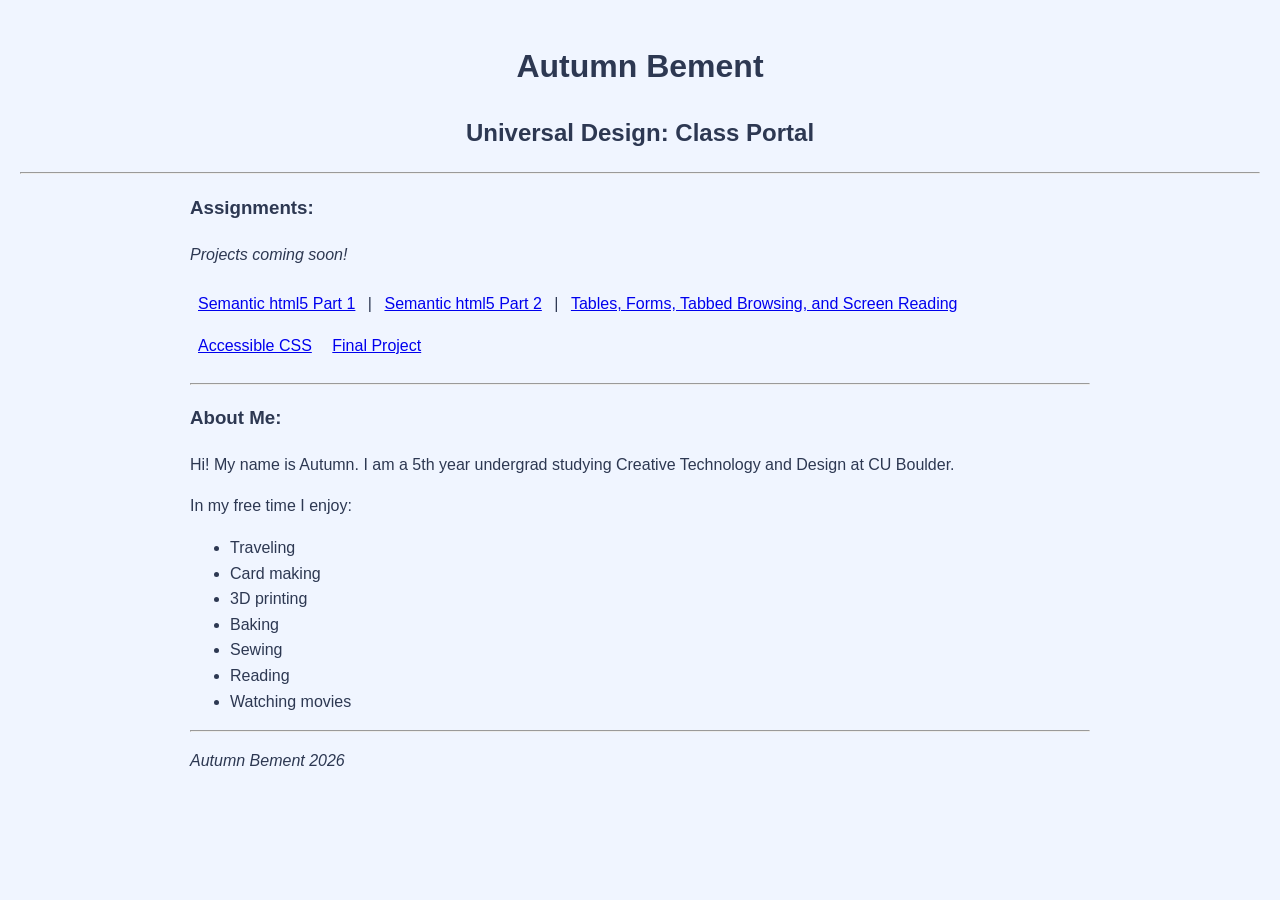
<file: index.html>
<!DOCTYPE html>
<html lang="en">

<head>
    <meta charset="UTF-8">
    <meta name="viewport" content="width=device-width, initial-scale=1.0">
    <link rel="stylesheet" href="style.css">
    <title>Universal Design: Class Portal</title>

</head>

<body>
    <header>
        <!-- name -->
        <h1>Autumn Bement</h1>

        <!-- title -->
        <h2>Universal Design: Class Portal</h2>
    </header>

    <!-- creates a horizontal line to break things up -->
    <!-- I didn't want to do full CSS to start off, so the lines make it look slightly nicer -->
    <hr>

    <main>

        <!-- navigation -->
        <h3>Assignments:</h3>
        <p><em>Projects coming soon!</em></p>

        <nav>
            <p>
                <!-- placeholders that will be updated once these assignments have actually been done -->
                <a href="Assign1/assign1_ragdoll.html">Semantic html5 Part 1</a> |
                <a href="Assign2/assign2_ragdoll.html">Semantic html5 Part 2</a> |
                <a href="Assign3/assign3.html">Tables, Forms, Tabbed Browsing, and Screen Reading</a>
                <a href="Assign4/assign4.html">Accessible CSS</a>
                <a href="Final/index.html">Final Project</a>
            </p>
        </nav>

        <hr>

        <!-- about me -->
        <h3>About Me:</h3>

        <p>
            Hi! My name is Autumn. I am a 5th year undergrad
            studying Creative Technology and Design at CU Boulder. 
        </p>

        <p>
            In my free time I enjoy:
        </p>

        <ul>
            <li>Traveling</li>
            <li>Card making</li>
            <li>3D printing</li>
            <li>Baking</li>
            <li>Sewing</li>
            <li>Reading</li>
            <li>Watching movies</li>
        </ul>

        <hr>

        <footer>
            <p><em>Autumn Bement 2026</em></p>
        </footer>

    </main>

</body>
</html>
</file>
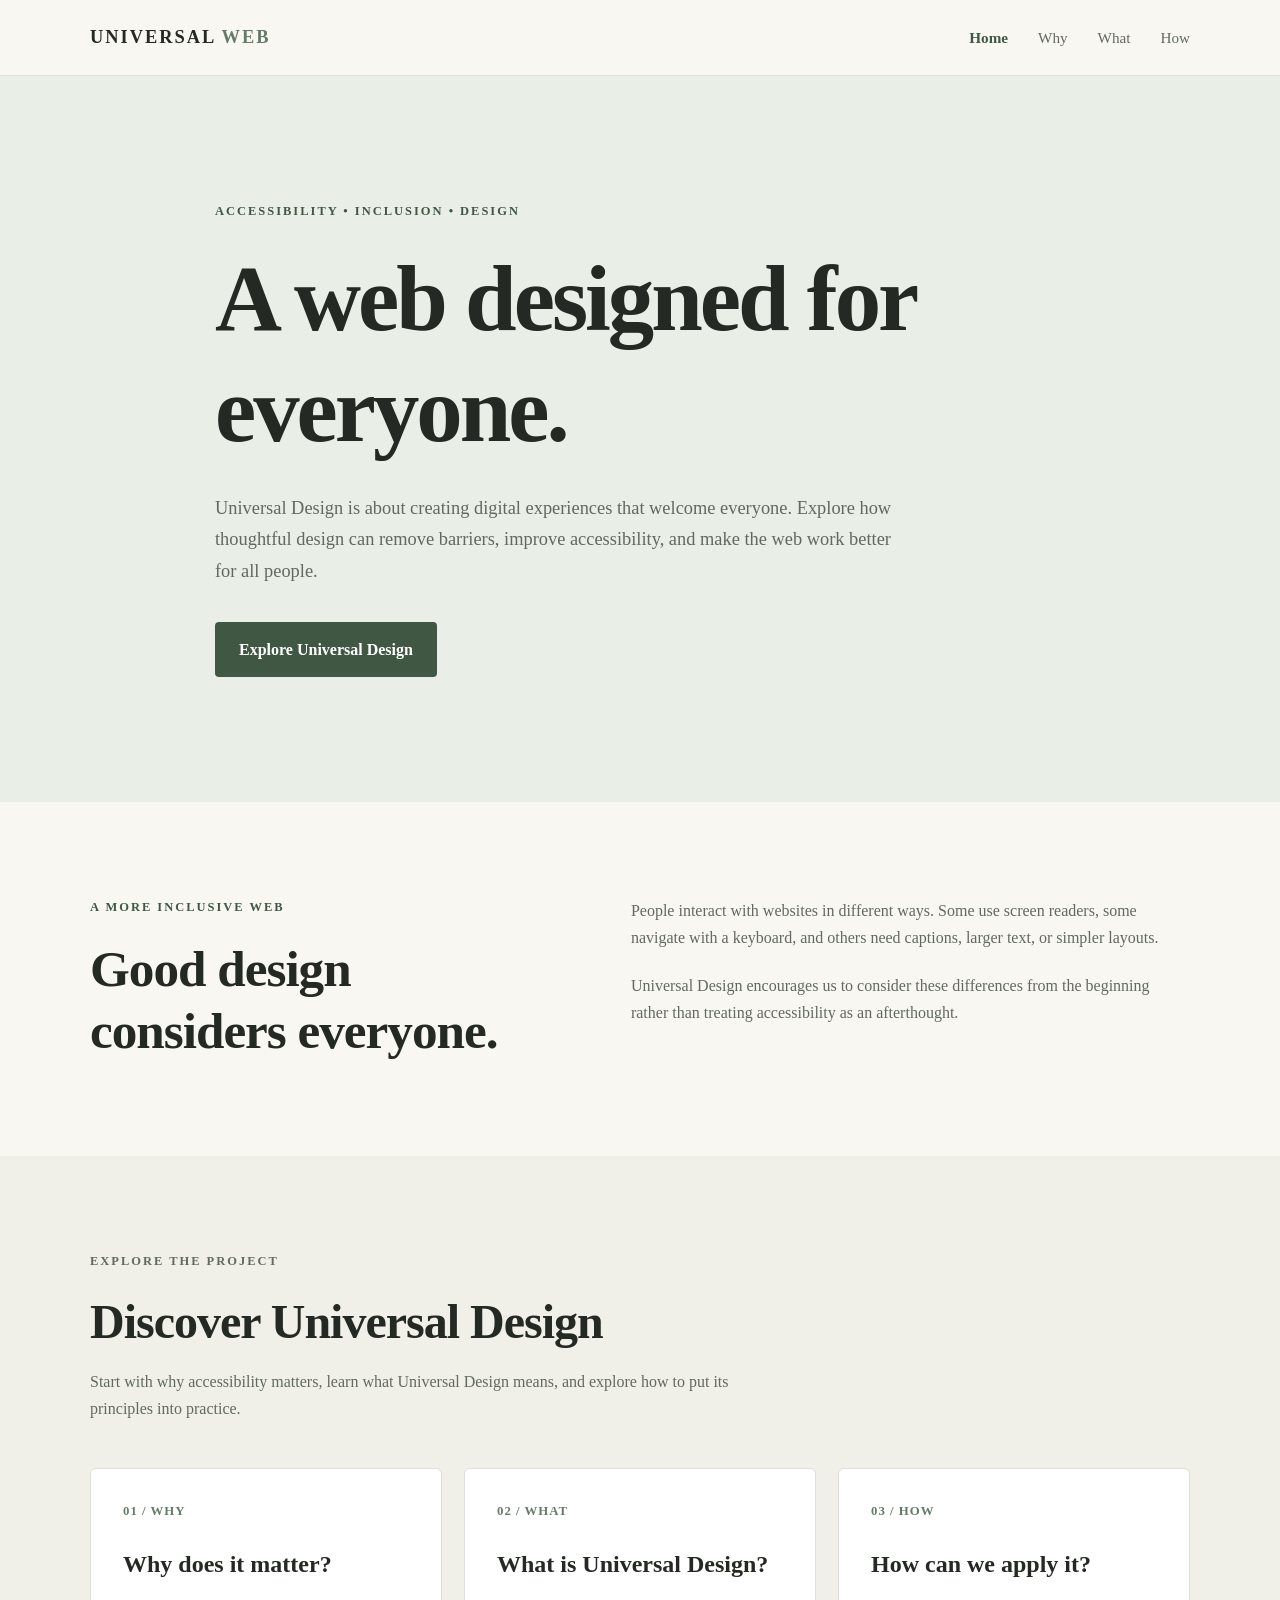
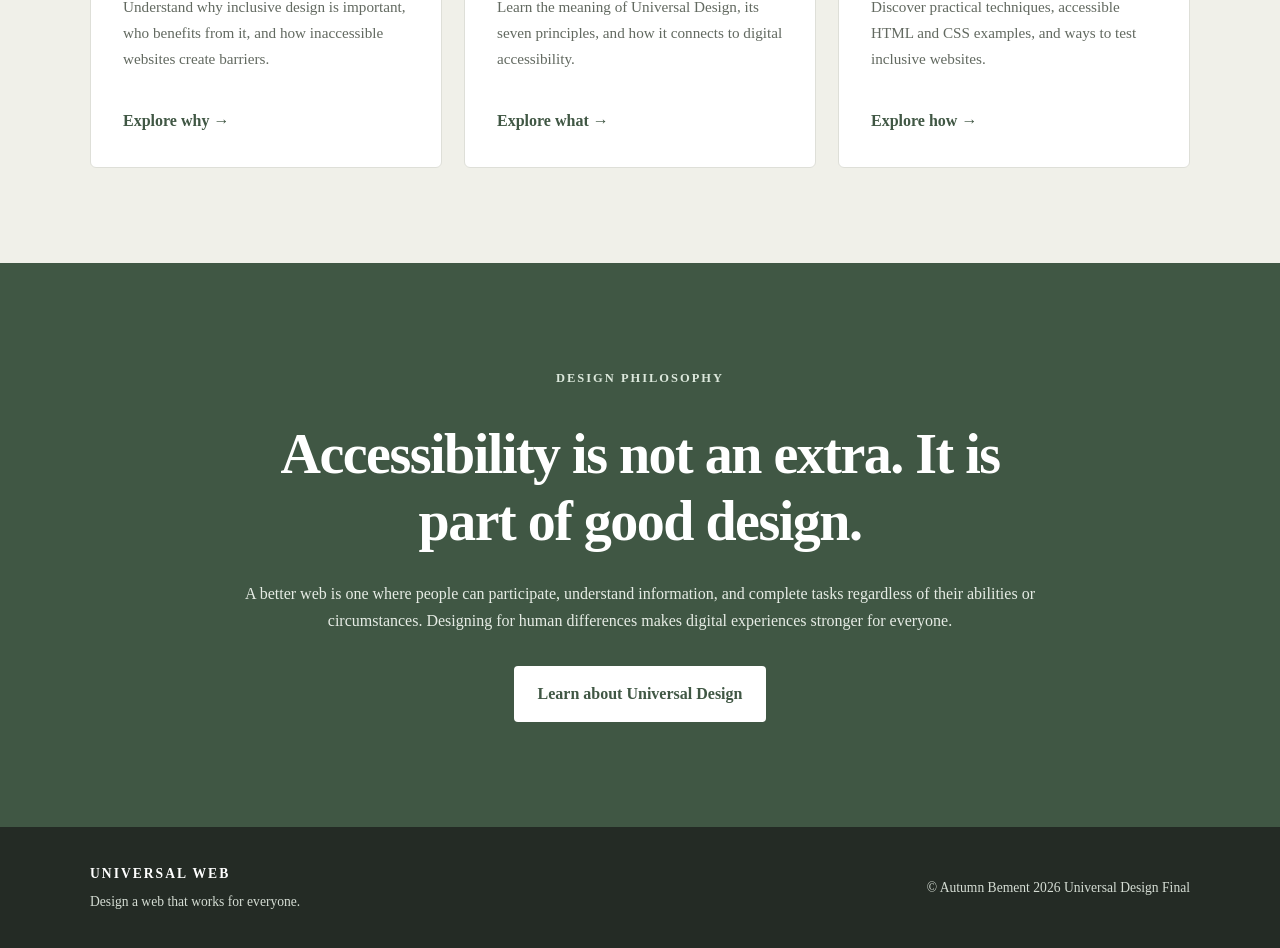
<file: Final/index.html>
<!DOCTYPE html>
<html lang="en">
<head>
    <meta charset="UTF-8">
    <meta name="viewport" content="width=device-width, initial-scale=1.0">
    <title>Universal Web | Design for Everyone</title>

    <!-- Stylesheet -->
    <link rel="stylesheet" href="final.css">

    <!-- Google Fonts -->
    <link href="https://fonts.google.com/specimen/Playfair+Display" rel="stylesheet">
    <link href="https://fonts.google.com/specimen/Montserrat" rel="stylesheet">
</head>

<body>

    <a class="skip-link" href="#main-content">Skip to main content</a>

    <!-- Nav -->
    <header class="site-header">
        <div class="container nav-container">

            <a href="index.html" class="logo">UNIVERSAL<span> WEB</span></a>

            <nav aria-label="Main navigation">
                <ul class="nav-links">
                    <li><a href="index.html" aria-current="page">Home</a></li>
                    <li><a href="why.html">Why</a></li>
                    <li><a href="what.html">What</a></li>
                    <li><a href="how.html">How</a></li>
                </ul>
            </nav>

        </div>
    </header>

    <main id="main-content">

        <!-- Hero -->
        <section class="hero">
            <div class="container hero-content">

                <p class="eyebrow">ACCESSIBILITY • INCLUSION • DESIGN</p>

                <h1>A web designed for everyone.</h1>

                <p class="hero-text">
                    Universal Design is about creating digital experiences
                    that welcome everyone. Explore how thoughtful design
                    can remove barriers, improve accessibility, and make
                    the web work better for all people.
                </p>
                <a href="why.html" class="button">Explore Universal Design</a>
            </div>
        </section>

        <!-- Introduction -->
        <section class="section">
            <div class="container intro-grid">

                <div>
                    <p class="eyebrow">A MORE INCLUSIVE WEB</p>

                    <h2>Good design considers everyone.</h2>
                </div>

                <div class="intro-text">
                    <p>
                        People interact with websites in different ways.
                        Some use screen readers, some navigate with a
                        keyboard, and others need captions, larger text,
                        or simpler layouts.
                    </p>

                    <p>
                        Universal Design encourages us to consider these
                        differences from the beginning rather than treating
                        accessibility as an afterthought.
                    </p>
                </div>
            </div>
        </section>

        <!-- Three main pages -->
        <section class="section pages-section">
            <div class="container">

                <div class="section-heading">
                    <p class="eyebrow">EXPLORE THE PROJECT</p>
                    <h2>Discover Universal Design</h2>
                    <p>
                        Start with why accessibility matters, learn what
                        Universal Design means, and explore how to put
                        its principles into practice.
                    </p>
                </div>

                <div class="card-grid">

                    <!-- Why -->
                    <article class="page-card">
                        <span class="card-number">01 / WHY</span>

                        <h3>Why does it matter?</h3>

                        <p>
                            Understand why inclusive design is important,
                            who benefits from it, and how inaccessible
                            websites create barriers.
                        </p>

                        <a href="why.html" class="text-link">Explore why <span aria-hidden="true">→</span></a>
                    </article>

                    <!-- What -->
                    <article class="page-card">
                        <span class="card-number">02 / WHAT</span>

                        <h3>What is Universal Design?</h3>

                        <p>
                            Learn the meaning of Universal Design, its
                            seven principles, and how it connects to
                            digital accessibility.
                        </p>

                        <a href="what.html" class="text-link">Explore what <span aria-hidden="true">→</span></a>
                    </article>

                    <!-- How -->
                    <article class="page-card">
                        <span class="card-number">03 / HOW</span>

                        <h3>How can we apply it?</h3>

                        <p>
                            Discover practical techniques, accessible
                            HTML and CSS examples, and ways to test
                            inclusive websites.
                        </p>

                        <a href="how.html" class="text-link">Explore how <span aria-hidden="true">→</span></a>
                    </article>
                </div>
            </div>
        </section>

        <!-- Mission statement -->
        <section class="mission-section">
            <div class="container narrow">

                <p class="eyebrow">DESIGN PHILOSOPHY</p>

                <h2>Accessibility is not an extra. It is part of good design.</h2>

                <p>
                    A better web is one where people can participate,
                    understand information, and complete tasks regardless
                    of their abilities or circumstances. Designing for
                    human differences makes digital experiences stronger
                    for everyone.
                </p>

                <a href="what.html" class="button button-light">Learn about Universal Design</a>
            </div>
        </section>

    </main>

    <!-- Footer -->
    <footer class="site-footer">
        <div class="container footer-content">

            <div>
                <p class="footer-logo">UNIVERSAL WEB</p>
                <p>Design a web that works for everyone.</p>
            </div>

            <p>&copy; Autumn Bement 2026 Universal Design Final</p>

        </div>
    </footer>

</body>
</html>
</file>
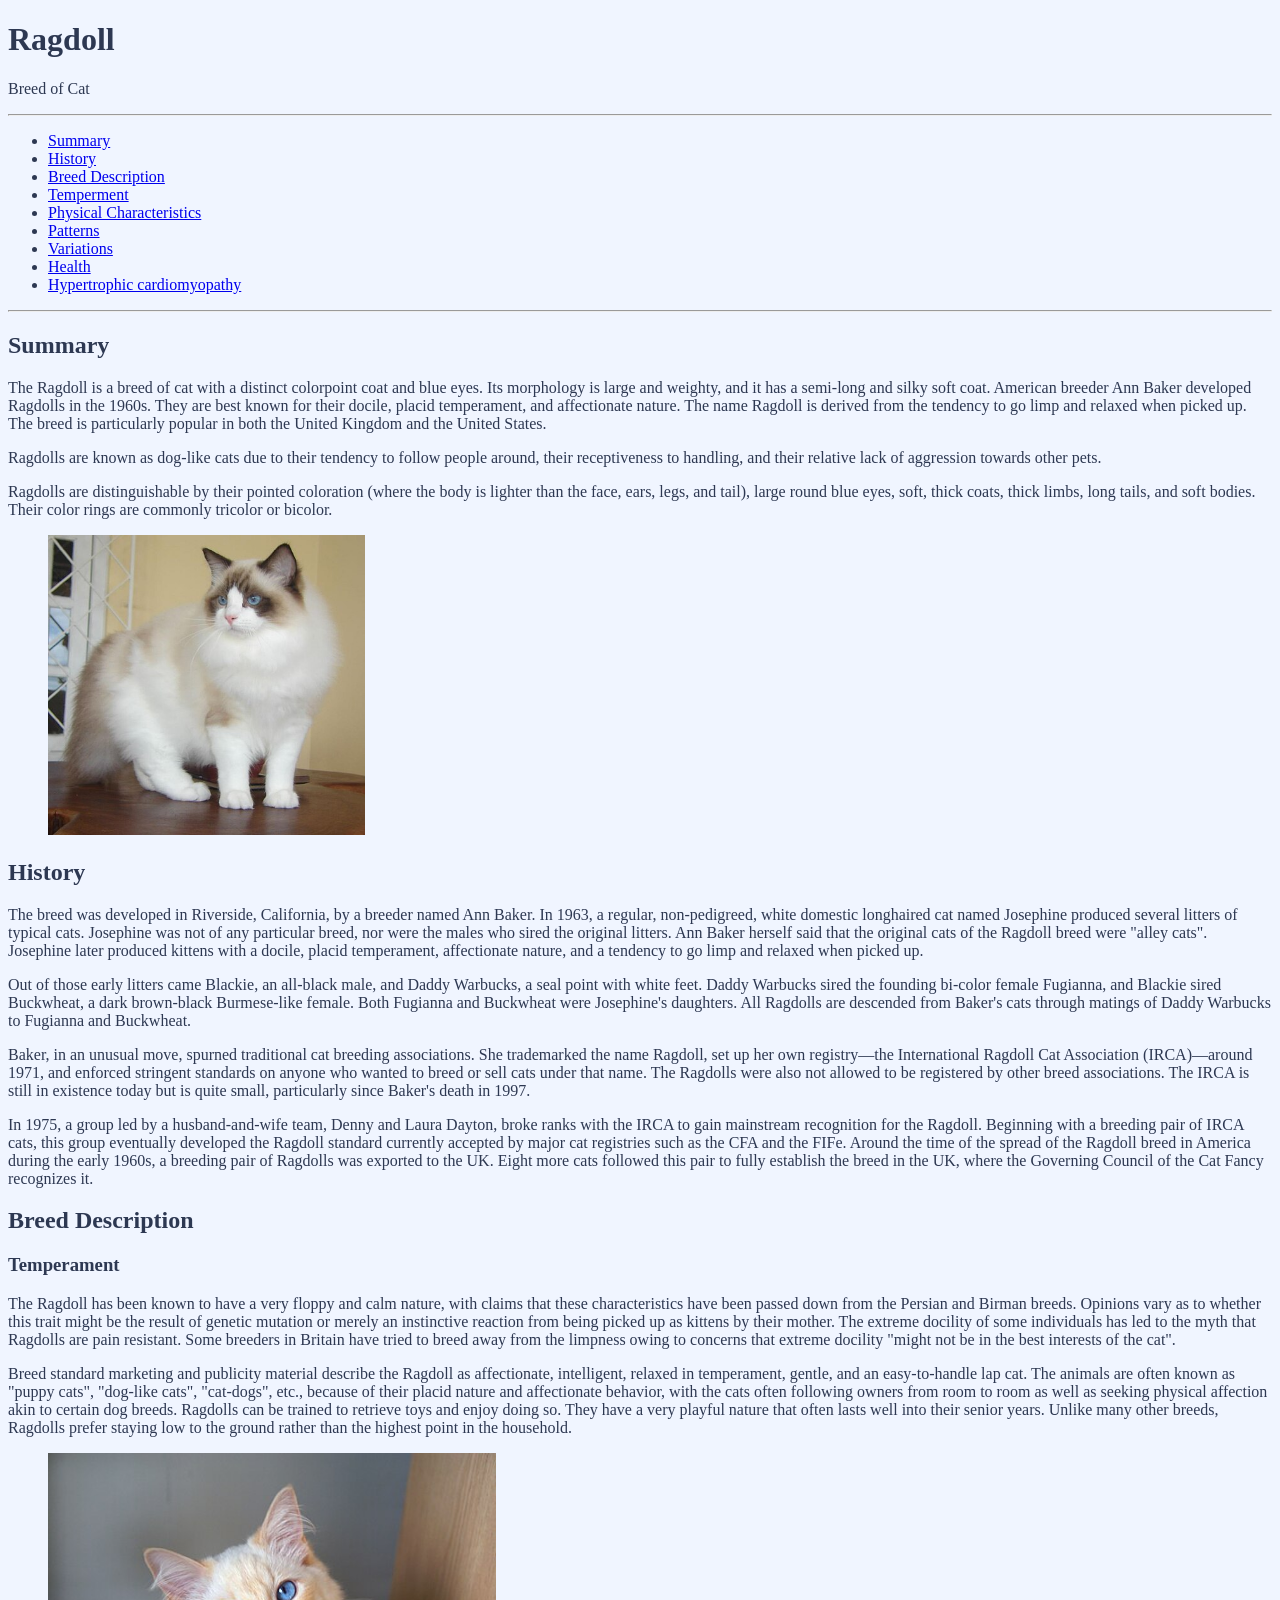
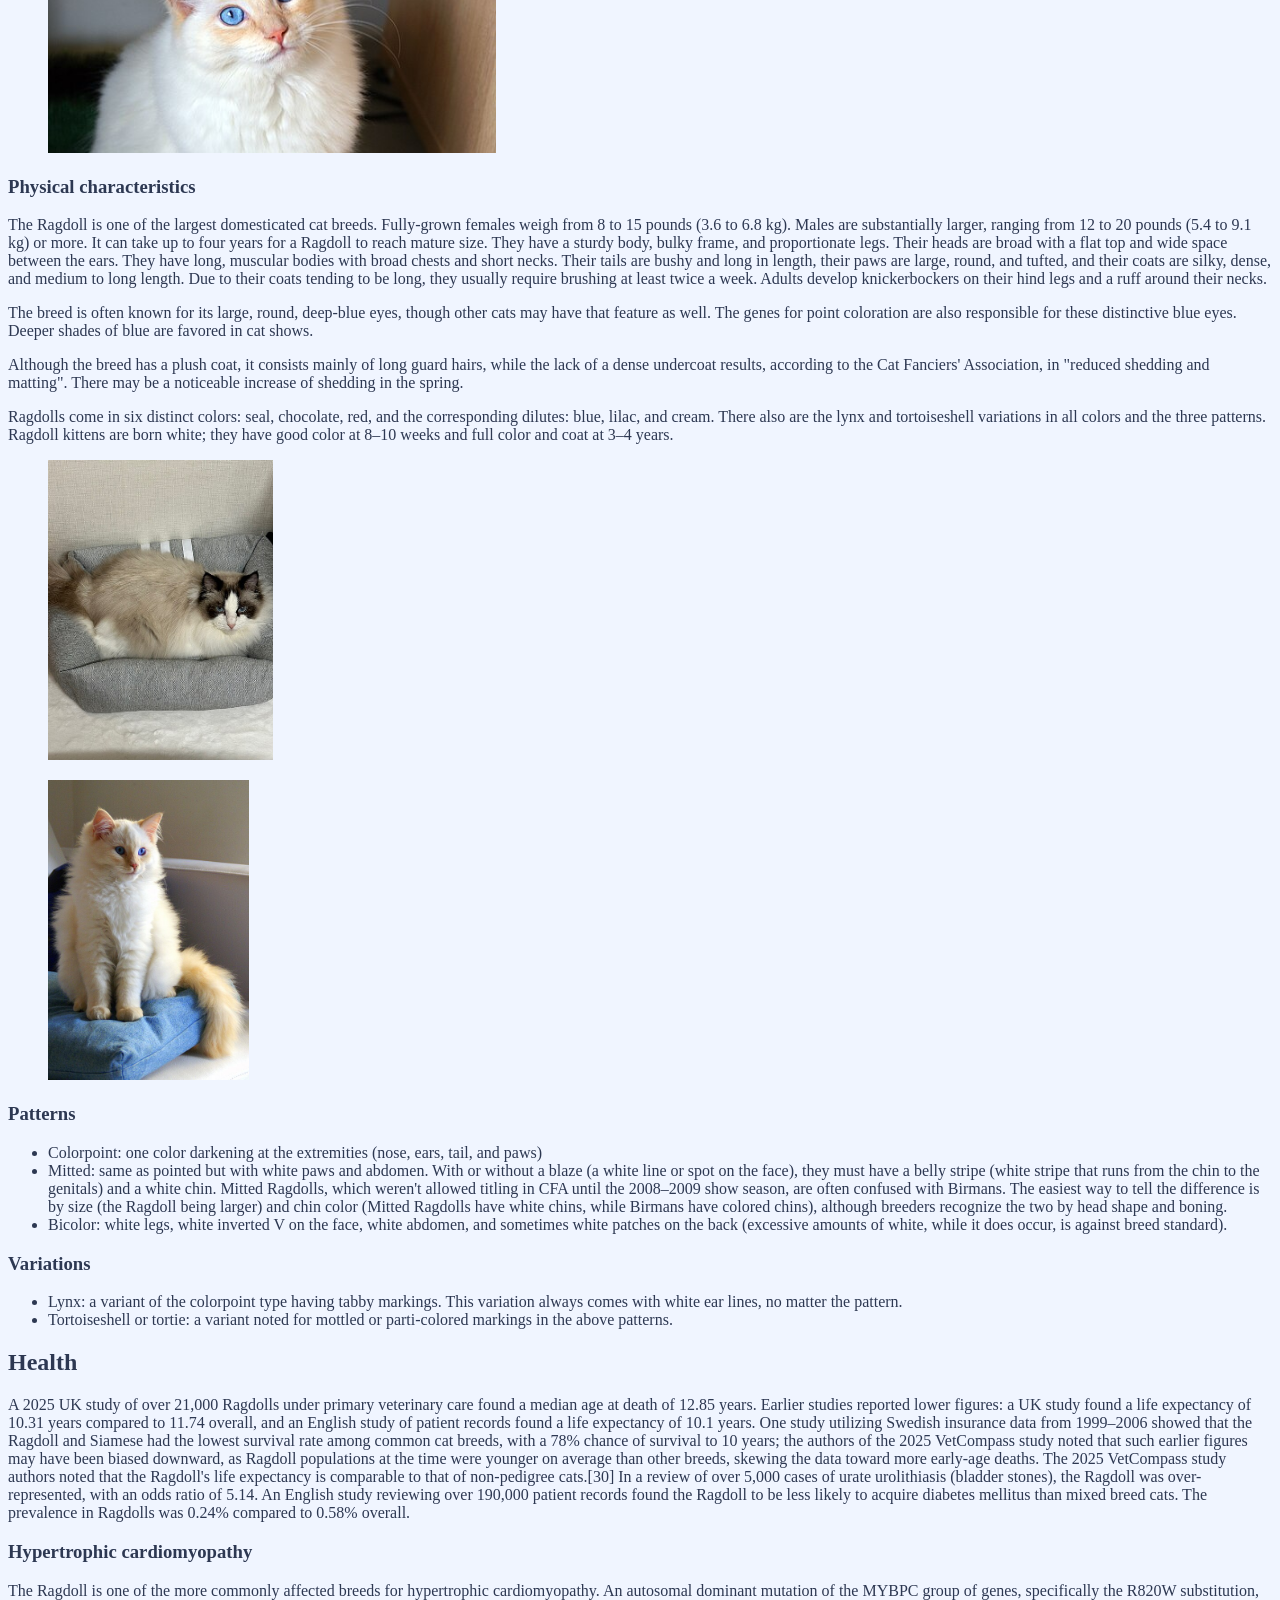
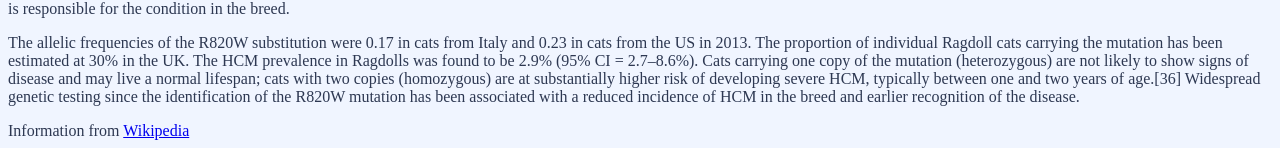
<file: Assign1/assign1_ragdoll.html>
<!DOCTYPE html>
<html lang="en">
    <head>
        <meta charset="UTF-8">
        <meta name="viewport" content="width=device-width">
        <title>Ragdoll Cat | Semantic html5</title>

        <style>
            .sr-only {
                border: 0;
                clip: rect(0, 0, 0, 0);
                height: 1px;
                margin: -1px;
                overflow: hidden;
                padding: 0;
                position: absolute;
                white-space: nowrap;
                width: 1px;

            }

        body {
            font-family:'Franklin Gothic Medium';
            background-color: #f0f5ff;
            color:#2d3852;
        }
        </style>
    </head>

    <body>

        <header>
            <h1>Ragdoll</h1>
            <p>Breed of Cat</p>
        </header>

        <!-- creates a horizontal line to break things up -->
        <hr>

         <!-- Navigation -->
        <ul>
            <li><a href="#sum">Summary</a></li>
            <li><a href="#history">History</a></li>
            <li><a href="#description">Breed Description</a></li>
            <li><a href="#temper">Temperment</a></li>
            <li><a href="#phyChar">Physical Characteristics</a></li>
            <li><a href="#patterns">Patterns</a></li>
            <li><a href="#variations">Variations</a></li>
            <li><a href="#health">Health</a></li>
            <li><a href="#hyCar">Hypertrophic cardiomyopathy</a></li>
        </ul>

        <hr>

        <main>
            <section id="sum">
                <h2>Summary</h2>
                <p>The Ragdoll is a breed of cat with a distinct colorpoint coat and blue eyes. 
                    Its morphology is large and weighty, and it has a semi-long and silky soft coat. American breeder Ann Baker developed Ragdolls in the 1960s. 
                    They are best known for their docile, placid temperament, and affectionate nature. The name Ragdoll is derived from the tendency to go limp and relaxed when picked up. 
                    The breed is particularly popular in both the United Kingdom and the United States.
                </p>
                
                <p>
                    Ragdolls are known as dog-like cats due to their tendency to follow people around, their receptiveness to handling, and their relative lack of aggression towards other pets.
                </p>

                <p>
                    Ragdolls are distinguishable by their pointed coloration (where the body is lighter than the face, ears, legs, and tail), large round blue eyes, soft, thick coats, thick limbs, long tails, and soft bodies. Their color rings are commonly tricolor or bicolor.
                </p>
            </section>

            <figure>
                <img src="Images/ragdoll.jpg" alt="A fluffy white and brown cat standing on a table" height="300">
            </figure>

            <section id="history">
                <h2>History</h2>
                <p>The breed was developed in Riverside, California, by a breeder named Ann Baker. In 1963, a regular, non-pedigreed, white domestic longhaired cat named Josephine produced several litters of typical cats. 
                    Josephine was not of any particular breed, nor were the males who sired the original litters. Ann Baker herself said that the original cats of the Ragdoll breed were "alley cats". 
                    Josephine later produced kittens with a docile, placid temperament, affectionate nature, and a tendency to go limp and relaxed when picked up.
                </p>

                <p>
                    Out of those early litters came Blackie, an all-black male, and Daddy Warbucks, a seal point with white feet. 
                    Daddy Warbucks sired the founding bi-color female Fugianna, and Blackie sired Buckwheat, a dark brown-black Burmese-like female. Both Fugianna and Buckwheat were Josephine's daughters. 
                    All Ragdolls are descended from Baker's cats through matings of Daddy Warbucks to Fugianna and Buckwheat.
                </p>

                <p>
                    Baker, in an unusual move, spurned traditional cat breeding associations. She trademarked the name Ragdoll, set up her own registry—the International Ragdoll Cat Association (IRCA)—around 1971, and enforced stringent standards on anyone who wanted to breed or sell cats under that name. 
                    The Ragdolls were also not allowed to be registered by other breed associations. The IRCA is still in existence today but is quite small, particularly since Baker's death in 1997.
                </p>

                <p>
                    In 1975, a group led by a husband-and-wife team, Denny and Laura Dayton, broke ranks with the IRCA to gain mainstream recognition for the Ragdoll. 
                    Beginning with a breeding pair of IRCA cats, this group eventually developed the Ragdoll standard currently accepted by major cat registries such as the CFA and the FIFe. 
                    Around the time of the spread of the Ragdoll breed in America during the early 1960s, a breeding pair of Ragdolls was exported to the UK. 
                    Eight more cats followed this pair to fully establish the breed in the UK, where the Governing Council of the Cat Fancy recognizes it.
                </p>
            </section>

            <section id="description">
                <h2>Breed Description</h2>
            </section>

            <section id="temper">
                <h3>Temperament</h3>

                <p>
                    The Ragdoll has been known to have a very floppy and calm nature, with claims that these characteristics have been passed down from the Persian and Birman breeds. 
                    Opinions vary as to whether this trait might be the result of genetic mutation or merely an instinctive reaction from being picked up as kittens by their mother. 
                    The extreme docility of some individuals has led to the myth that Ragdolls are pain resistant. Some breeders in Britain have tried to breed away from the limpness owing to concerns that extreme docility "might not be in the best interests of the cat".
                </p>

                <p>
                    Breed standard marketing and publicity material describe the Ragdoll as affectionate, intelligent, relaxed in temperament, gentle, and an easy-to-handle lap cat. 
                    The animals are often known as "puppy cats", "dog-like cats", "cat-dogs", etc., because of their placid nature and affectionate behavior, with the cats often following owners from room to room as well as seeking physical affection akin to certain dog breeds. 
                    Ragdolls can be trained to retrieve toys and enjoy doing so. They have a very playful nature that often lasts well into their senior years. Unlike many other breeds, Ragdolls prefer staying low to the ground rather than the highest point in the household.
                </p>
            </section>

            <figure>
                <img src="Images/bigeyes_ragdoll.jpg" alt="A white and orange Ragdoll cat with blue eyes, showing how the breed has large and distinctive eyes." height="300">
            </figure>

            <section id="phyChar">
                <h3>Physical characteristics</h3>
                <p>
                    The Ragdoll is one of the largest domesticated cat breeds. Fully-grown females weigh from 8 to 15 pounds (3.6 to 6.8 kg). Males are substantially larger, ranging from 12 to 20 pounds (5.4 to 9.1 kg) or more. 
                    It can take up to four years for a Ragdoll to reach mature size. They have a sturdy body, bulky frame, and proportionate legs. Their heads are broad with a flat top and wide space between the ears. 
                    They have long, muscular bodies with broad chests and short necks. Their tails are bushy and long in length, their paws are large, round, and tufted, and their coats are silky, dense, and medium to long length. 
                    Due to their coats tending to be long, they usually require brushing at least twice a week. Adults develop knickerbockers on their hind legs and a ruff around their necks.
                </p>

                <p>
                    The breed is often known for its large, round, deep-blue eyes, though other cats may have that feature as well. The genes for point coloration are also responsible for these distinctive blue eyes. Deeper shades of blue are favored in cat shows.
                </p>

                <p>
                    Although the breed has a plush coat, it consists mainly of long guard hairs, while the lack of a dense undercoat results, according to the Cat Fanciers' Association, in "reduced shedding and matting". There may be a noticeable increase of shedding in the spring.
                </p>

                <p>
                    Ragdolls come in six distinct colors: seal, chocolate, red, and the corresponding dilutes: blue, lilac, and cream. There also are the lynx and tortoiseshell variations in all colors and the three patterns. Ragdoll kittens are born white; they have good color at 8–10 weeks and full color and coat at 3–4 years.
                </p>
            </section>

            <figure>
                <img src="Images/ragdoll_blue_eyes.jpg" alt="A white and brown Ragdoll cat laying in a cat bed with blue eyes" height="300">
            </figure>

            <figure>
                <img src="Images/Flame_point_Ragdoll.jpg" alt="A white and orange Ragdoll cat. This coloring is called flame point" height="300">
            </figure>


            <section id="patterns">
                <h3>Patterns</h3>

                <ul>
                    <li>Colorpoint: one color darkening at the extremities (nose, ears, tail, and paws)</li>
                    <li>Mitted: same as pointed but with white paws and abdomen. With or without a blaze (a white line or spot on the face), they must have a belly stripe (white stripe that runs from the chin to the genitals) and a white chin. Mitted Ragdolls, which weren't allowed titling in CFA until the 2008–2009 show season, are often confused with Birmans. 
                        The easiest way to tell the difference is by size (the Ragdoll being larger) and chin color (Mitted Ragdolls have white chins, while Birmans have colored chins), although breeders recognize the two by head shape and boning.
                    </li>
                    <li>Bicolor: white legs, white inverted V on the face, white abdomen, and sometimes white patches on the back (excessive amounts of white, while it does occur, is against breed standard).</li>
                </ul>
            </section>

            <section id="variations">
                <h3>Variations</h3>

                <ul>
                    <li>Lynx: a variant of the colorpoint type having tabby markings. This variation always comes with white ear lines, no matter the pattern.</li>
                    <li>Tortoiseshell or tortie: a variant noted for mottled or parti-colored markings in the above patterns.</li>
                </ul>
            </section>

            <section id="health">
                <h2>Health</h2>

                <p>
                    A 2025 UK study of over 21,000 Ragdolls under primary veterinary care found a median age at death of 12.85 years. Earlier studies reported lower figures: a UK study found a life expectancy of 10.31 years compared to 11.74 overall, and an English study of patient records found a life expectancy of 10.1 years. 
                    One study utilizing Swedish insurance data from 1999–2006 showed that the Ragdoll and Siamese had the lowest survival rate among common cat breeds, with a 78% chance of survival to 10 years; the authors of the 2025 VetCompass study noted that such earlier figures may have been biased downward, as Ragdoll populations at the time were younger on average than other breeds, skewing the data toward more early-age deaths. 
                    The 2025 VetCompass study authors noted that the Ragdoll's life expectancy is comparable to that of non-pedigree cats.[30] In a review of over 5,000 cases of urate urolithiasis (bladder stones), the Ragdoll was over-represented, with an odds ratio of 5.14. An English study reviewing over 190,000 patient records found the Ragdoll to be less likely to acquire diabetes mellitus than mixed breed cats. 
                    The prevalence in Ragdolls was 0.24% compared to 0.58% overall.
                </p>
            </section>

            <section id="hyCar">
                <h3>Hypertrophic cardiomyopathy</h3>

                <p>
                    The Ragdoll is one of the more commonly affected breeds for hypertrophic cardiomyopathy. An autosomal dominant mutation of the MYBPC group of genes, specifically the R820W substitution, is responsible for the condition in the breed.
                </p>

                <p>
                   The allelic frequencies of the R820W substitution were 0.17 in cats from Italy and 0.23 in cats from the US in 2013. The proportion of individual Ragdoll cats carrying the mutation has been estimated at 30% in the UK. The HCM prevalence in Ragdolls was found to be 2.9% (95% CI = 2.7–8.6%). 
                   Cats carrying one copy of the mutation (heterozygous) are not likely to show signs of disease and may live a normal lifespan; cats with two copies (homozygous) are at substantially higher risk of developing severe HCM, typically between one and two years of age.[36] Widespread genetic testing since the identification of the R820W mutation has been associated with a reduced incidence of HCM in the breed and earlier recognition of the disease. 
                </p>
            </section>

            <footer>Information from <a href = "https://en.wikipedia.org/wiki/Ragdoll">Wikipedia</a></footer>
        </main>
        
    </body>

</html>
</file>
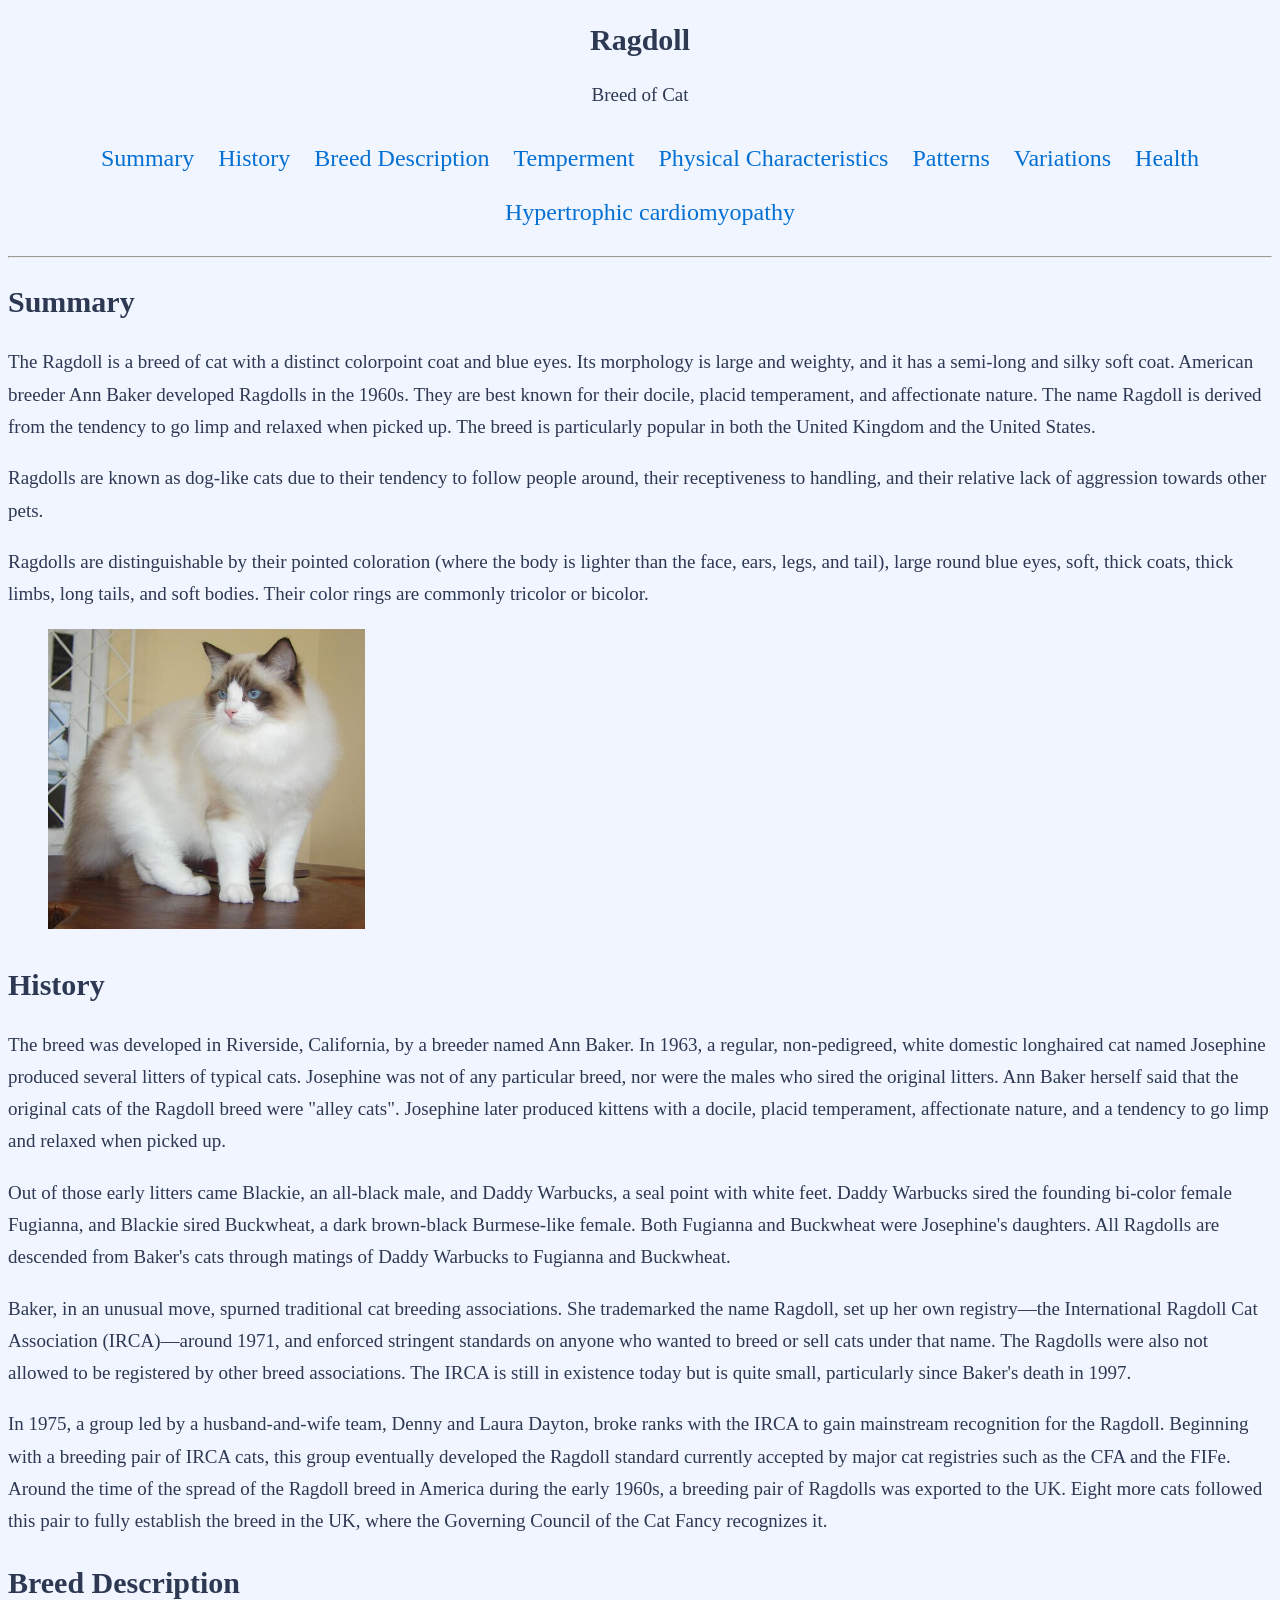
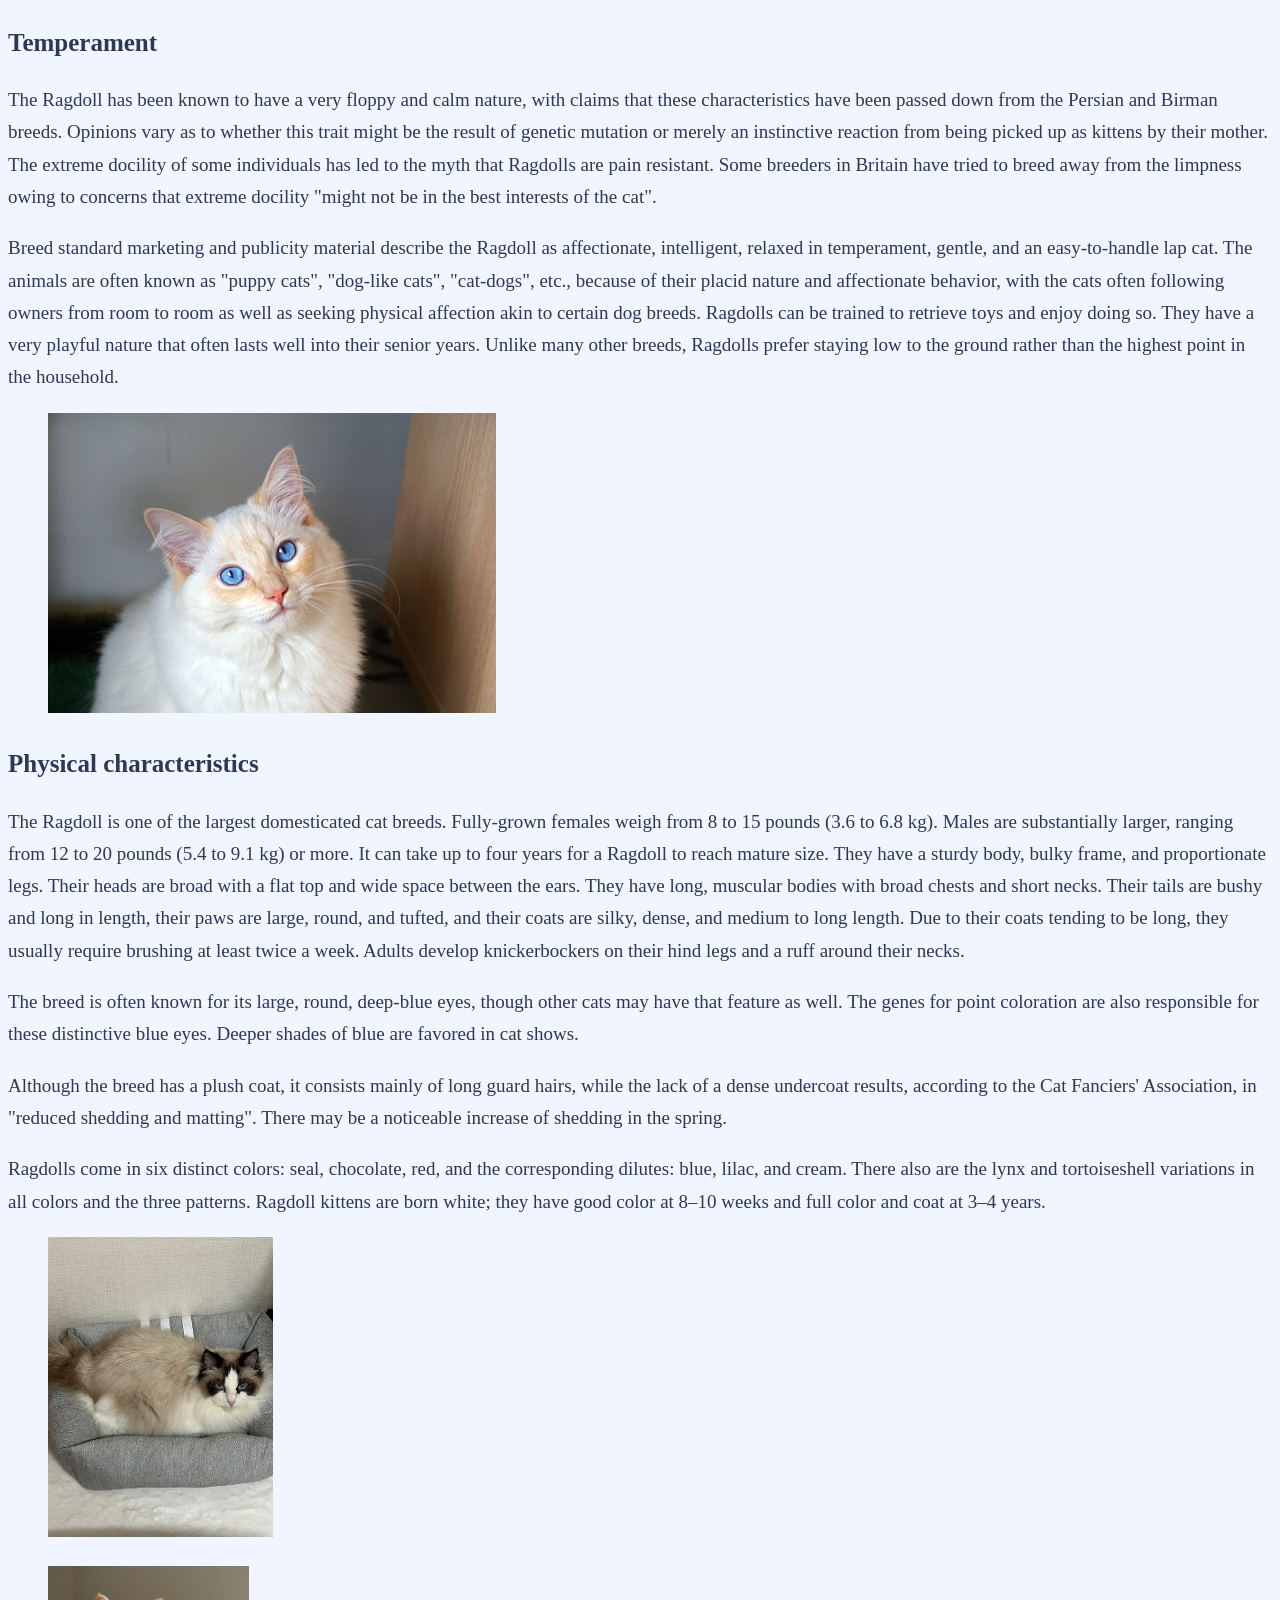
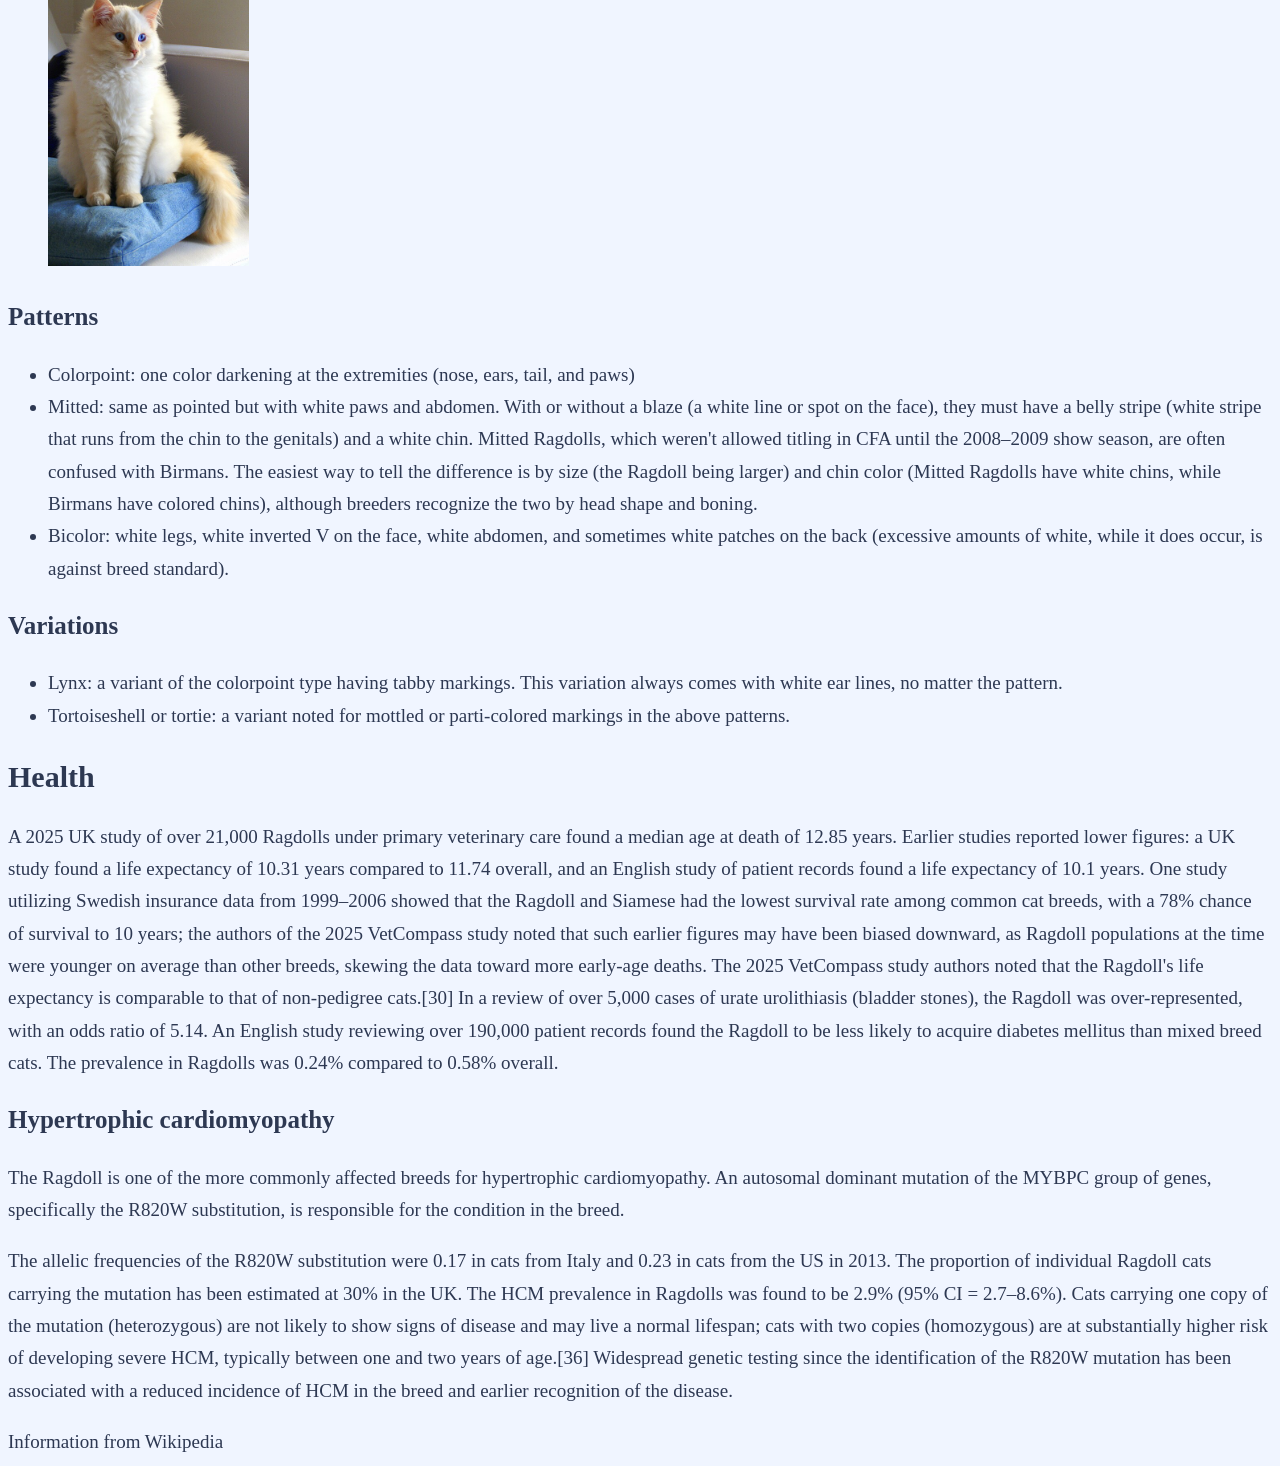
<file: Assign2/assign2_ragdoll.html>
<!DOCTYPE html>
<html lang="en">
    <head>
        <meta charset="UTF-8">
        <meta name="viewport" content="width=device-width">
        <link rel="stylesheet" href="ragdoll.css">
        <title>Ragdoll Cat | Semantic html5</title>

    </head>

    <body>

        <header>
            <h1>Ragdoll</h1>
            <p>Breed of Cat</p>
        </header>

         <!-- Navigation -->
            <nav>
                <h2 class="sr-only">Navigation</h2>
                <ul>
                    <li><a href="#sum">Summary</a></li>
                    <li><a href="#history">History</a></li>
                    <li><a href="#description">Breed Description</a></li>
                    <li><a href="#temper">Temperment</a></li>
                    <li><a href="#phyChar">Physical Characteristics</a></li>
                    <li><a href="#patterns">Patterns</a></li>
                    <li><a href="#variations">Variations</a></li>
                    <li><a href="#health">Health</a></li>
                    <li><a href="#hyCar">Hypertrophic cardiomyopathy</a></li>
                </ul>
            </nav>


        <hr>

        <main>
            <section id="sum">
                <h2>Summary</h2>
                <p>The Ragdoll is a breed of cat with a distinct colorpoint coat and blue eyes. 
                    Its morphology is large and weighty, and it has a semi-long and silky soft coat. American breeder Ann Baker developed Ragdolls in the 1960s. 
                    They are best known for their docile, placid temperament, and affectionate nature. The name Ragdoll is derived from the tendency to go limp and relaxed when picked up. 
                    The breed is particularly popular in both the United Kingdom and the United States.
                </p>
                
                <p>
                    Ragdolls are known as dog-like cats due to their tendency to follow people around, their receptiveness to handling, and their relative lack of aggression towards other pets.
                </p>

                <p>
                    Ragdolls are distinguishable by their pointed coloration (where the body is lighter than the face, ears, legs, and tail), large round blue eyes, soft, thick coats, thick limbs, long tails, and soft bodies. Their color rings are commonly tricolor or bicolor.
                </p>
            </section>

            <figure>
                <img src="Images2/ragdoll.jpg" alt="A fluffy white and brown cat standing on a table" height="300">
            </figure>

            <section id="history">
                <h2>History</h2>
                <p>The breed was developed in Riverside, California, by a breeder named Ann Baker. In 1963, a regular, non-pedigreed, white domestic longhaired cat named Josephine produced several litters of typical cats. 
                    Josephine was not of any particular breed, nor were the males who sired the original litters. Ann Baker herself said that the original cats of the Ragdoll breed were "alley cats". 
                    Josephine later produced kittens with a docile, placid temperament, affectionate nature, and a tendency to go limp and relaxed when picked up.
                </p>

                <p>
                    Out of those early litters came Blackie, an all-black male, and Daddy Warbucks, a seal point with white feet. 
                    Daddy Warbucks sired the founding bi-color female Fugianna, and Blackie sired Buckwheat, a dark brown-black Burmese-like female. Both Fugianna and Buckwheat were Josephine's daughters. 
                    All Ragdolls are descended from Baker's cats through matings of Daddy Warbucks to Fugianna and Buckwheat.
                </p>

                <p>
                    Baker, in an unusual move, spurned traditional cat breeding associations. She trademarked the name Ragdoll, set up her own registry—the International Ragdoll Cat Association (IRCA)—around 1971, and enforced stringent standards on anyone who wanted to breed or sell cats under that name. 
                    The Ragdolls were also not allowed to be registered by other breed associations. The IRCA is still in existence today but is quite small, particularly since Baker's death in 1997.
                </p>

                <p>
                    In 1975, a group led by a husband-and-wife team, Denny and Laura Dayton, broke ranks with the IRCA to gain mainstream recognition for the Ragdoll. 
                    Beginning with a breeding pair of IRCA cats, this group eventually developed the Ragdoll standard currently accepted by major cat registries such as the CFA and the FIFe. 
                    Around the time of the spread of the Ragdoll breed in America during the early 1960s, a breeding pair of Ragdolls was exported to the UK. 
                    Eight more cats followed this pair to fully establish the breed in the UK, where the Governing Council of the Cat Fancy recognizes it.
                </p>
            </section>

            <section id="description">
                <h2>Breed Description</h2>
            </section>

            <section id="temper">
                <h3>Temperament</h3>

                <p>
                    The Ragdoll has been known to have a very floppy and calm nature, with claims that these characteristics have been passed down from the Persian and Birman breeds. 
                    Opinions vary as to whether this trait might be the result of genetic mutation or merely an instinctive reaction from being picked up as kittens by their mother. 
                    The extreme docility of some individuals has led to the myth that Ragdolls are pain resistant. Some breeders in Britain have tried to breed away from the limpness owing to concerns that extreme docility "might not be in the best interests of the cat".
                </p>

                <p>
                    Breed standard marketing and publicity material describe the Ragdoll as affectionate, intelligent, relaxed in temperament, gentle, and an easy-to-handle lap cat. 
                    The animals are often known as "puppy cats", "dog-like cats", "cat-dogs", etc., because of their placid nature and affectionate behavior, with the cats often following owners from room to room as well as seeking physical affection akin to certain dog breeds. 
                    Ragdolls can be trained to retrieve toys and enjoy doing so. They have a very playful nature that often lasts well into their senior years. Unlike many other breeds, Ragdolls prefer staying low to the ground rather than the highest point in the household.
                </p>
            </section>

            <figure>
                <img src="Images2/bigeyes_ragdoll.jpg" alt="A white and orange Ragdoll cat with blue eyes, showing how the breed has large and distinctive eyes." height="300">
            </figure>

            <section id="phyChar">
                <h3>Physical characteristics</h3>
                <p>
                    The Ragdoll is one of the largest domesticated cat breeds. Fully-grown females weigh from 8 to 15 pounds (3.6 to 6.8 kg). Males are substantially larger, ranging from 12 to 20 pounds (5.4 to 9.1 kg) or more. 
                    It can take up to four years for a Ragdoll to reach mature size. They have a sturdy body, bulky frame, and proportionate legs. Their heads are broad with a flat top and wide space between the ears. 
                    They have long, muscular bodies with broad chests and short necks. Their tails are bushy and long in length, their paws are large, round, and tufted, and their coats are silky, dense, and medium to long length. 
                    Due to their coats tending to be long, they usually require brushing at least twice a week. Adults develop knickerbockers on their hind legs and a ruff around their necks.
                </p>

                <p>
                    The breed is often known for its large, round, deep-blue eyes, though other cats may have that feature as well. The genes for point coloration are also responsible for these distinctive blue eyes. Deeper shades of blue are favored in cat shows.
                </p>

                <p>
                    Although the breed has a plush coat, it consists mainly of long guard hairs, while the lack of a dense undercoat results, according to the Cat Fanciers' Association, in "reduced shedding and matting". There may be a noticeable increase of shedding in the spring.
                </p>

                <p>
                    Ragdolls come in six distinct colors: seal, chocolate, red, and the corresponding dilutes: blue, lilac, and cream. There also are the lynx and tortoiseshell variations in all colors and the three patterns. Ragdoll kittens are born white; they have good color at 8–10 weeks and full color and coat at 3–4 years.
                </p>
            </section>

            <figure>
                <img src="Images2/ragdoll_blue_eyes.jpg" alt="A white and brown Ragdoll cat laying in a cat bed with blue eyes" height="300">
            </figure>

            <figure>
                <img src="Images2/Flame_point_Ragdoll.jpg" alt="A white and orange Ragdoll cat. This coloring is called flame point" height="300">
            </figure>


            <section id="patterns">
                <h3>Patterns</h3>

                <ul>
                    <li>Colorpoint: one color darkening at the extremities (nose, ears, tail, and paws)</li>
                    <li>Mitted: same as pointed but with white paws and abdomen. With or without a blaze (a white line or spot on the face), they must have a belly stripe (white stripe that runs from the chin to the genitals) and a white chin. Mitted Ragdolls, which weren't allowed titling in CFA until the 2008–2009 show season, are often confused with Birmans. 
                        The easiest way to tell the difference is by size (the Ragdoll being larger) and chin color (Mitted Ragdolls have white chins, while Birmans have colored chins), although breeders recognize the two by head shape and boning.
                    </li>
                    <li>Bicolor: white legs, white inverted V on the face, white abdomen, and sometimes white patches on the back (excessive amounts of white, while it does occur, is against breed standard).</li>
                </ul>
            </section>

            <section id="variations">
                <h3>Variations</h3>

                <ul>
                    <li>Lynx: a variant of the colorpoint type having tabby markings. This variation always comes with white ear lines, no matter the pattern.</li>
                    <li>Tortoiseshell or tortie: a variant noted for mottled or parti-colored markings in the above patterns.</li>
                </ul>
            </section>

            <section id="health">
                <h2>Health</h2>

                <p>
                    A 2025 UK study of over 21,000 Ragdolls under primary veterinary care found a median age at death of 12.85 years. Earlier studies reported lower figures: a UK study found a life expectancy of 10.31 years compared to 11.74 overall, and an English study of patient records found a life expectancy of 10.1 years. 
                    One study utilizing Swedish insurance data from 1999–2006 showed that the Ragdoll and Siamese had the lowest survival rate among common cat breeds, with a 78% chance of survival to 10 years; the authors of the 2025 VetCompass study noted that such earlier figures may have been biased downward, as Ragdoll populations at the time were younger on average than other breeds, skewing the data toward more early-age deaths. 
                    The 2025 VetCompass study authors noted that the Ragdoll's life expectancy is comparable to that of non-pedigree cats.[30] In a review of over 5,000 cases of urate urolithiasis (bladder stones), the Ragdoll was over-represented, with an odds ratio of 5.14. An English study reviewing over 190,000 patient records found the Ragdoll to be less likely to acquire diabetes mellitus than mixed breed cats. 
                    The prevalence in Ragdolls was 0.24% compared to 0.58% overall.
                </p>
            </section>

            <section id="hyCar">
                <h3>Hypertrophic cardiomyopathy</h3>

                <p>
                    The Ragdoll is one of the more commonly affected breeds for hypertrophic cardiomyopathy. An autosomal dominant mutation of the MYBPC group of genes, specifically the R820W substitution, is responsible for the condition in the breed.
                </p>

                <p>
                   The allelic frequencies of the R820W substitution were 0.17 in cats from Italy and 0.23 in cats from the US in 2013. The proportion of individual Ragdoll cats carrying the mutation has been estimated at 30% in the UK. The HCM prevalence in Ragdolls was found to be 2.9% (95% CI = 2.7–8.6%). 
                   Cats carrying one copy of the mutation (heterozygous) are not likely to show signs of disease and may live a normal lifespan; cats with two copies (homozygous) are at substantially higher risk of developing severe HCM, typically between one and two years of age.[36] Widespread genetic testing since the identification of the R820W mutation has been associated with a reduced incidence of HCM in the breed and earlier recognition of the disease. 
                </p>
            </section>

            <footer>Information from Wikipedia</footer>
        </main>
        
    </body>

</html>
</file>
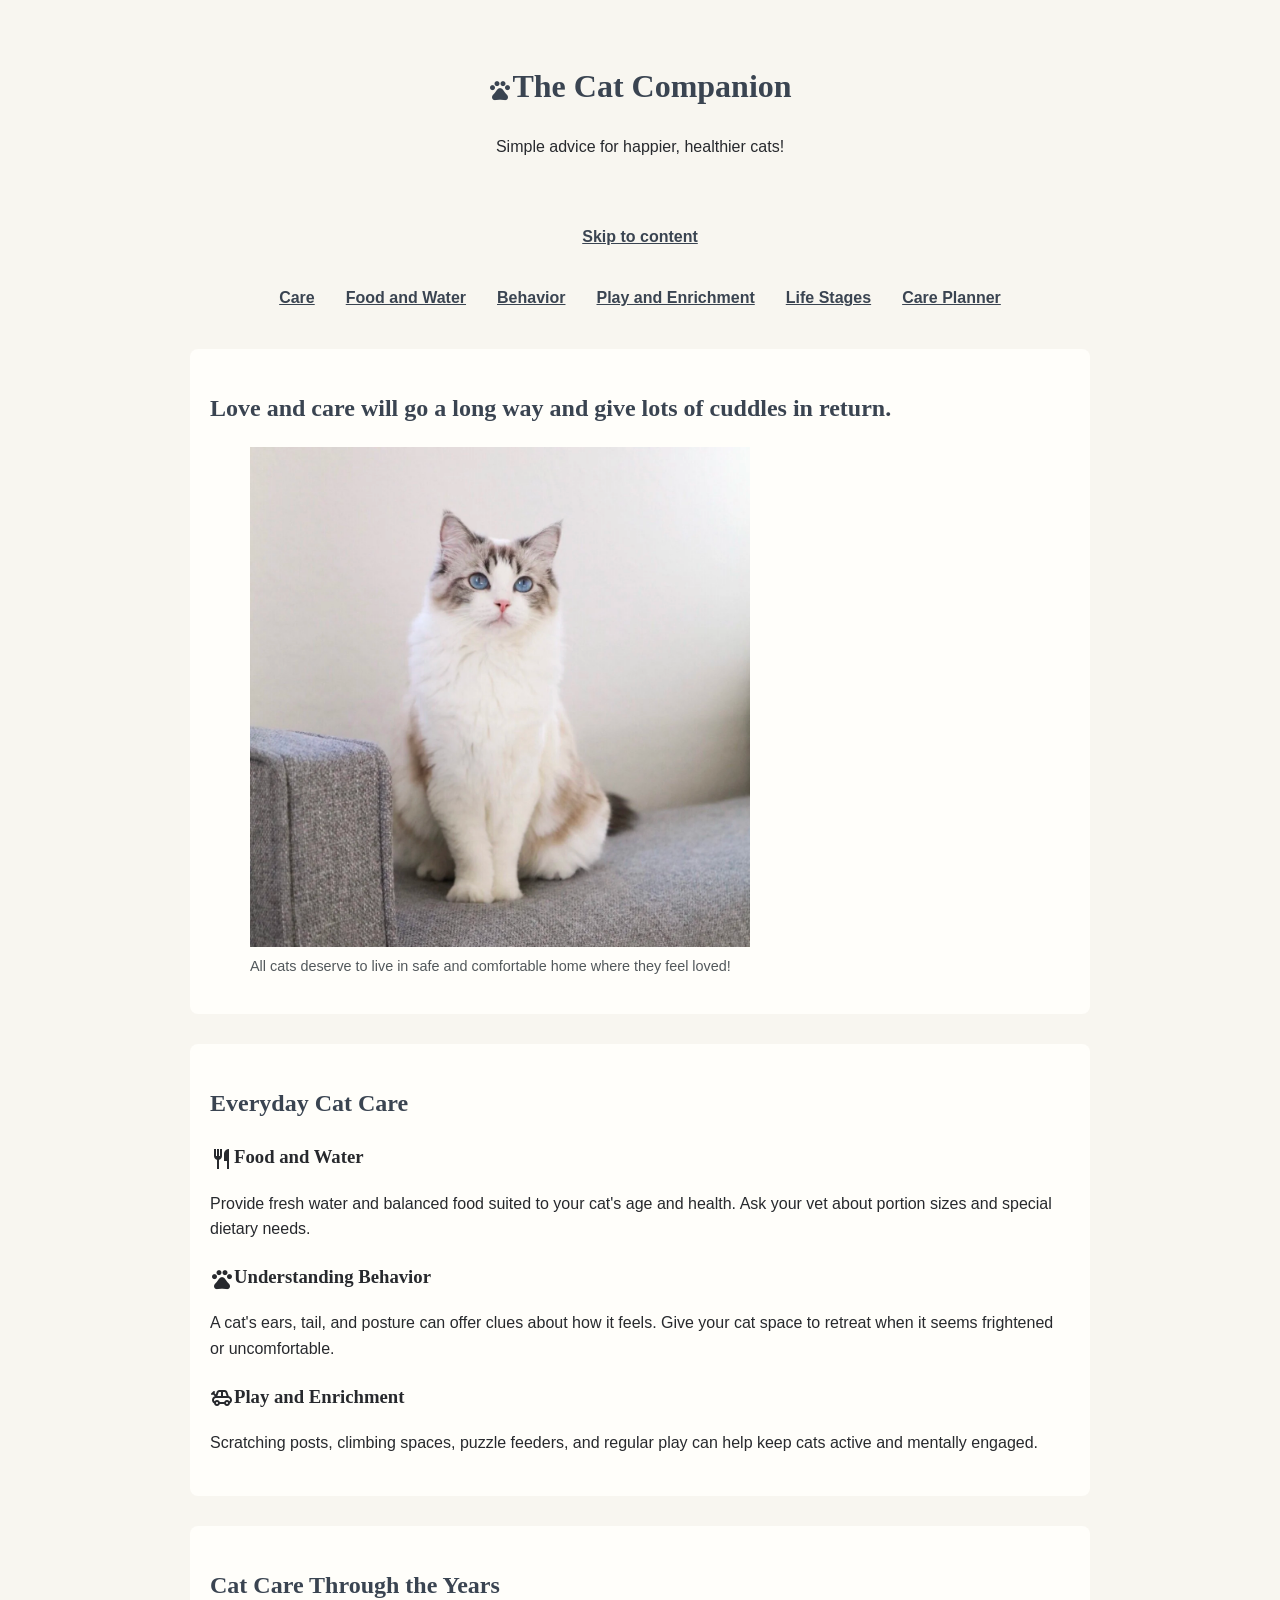
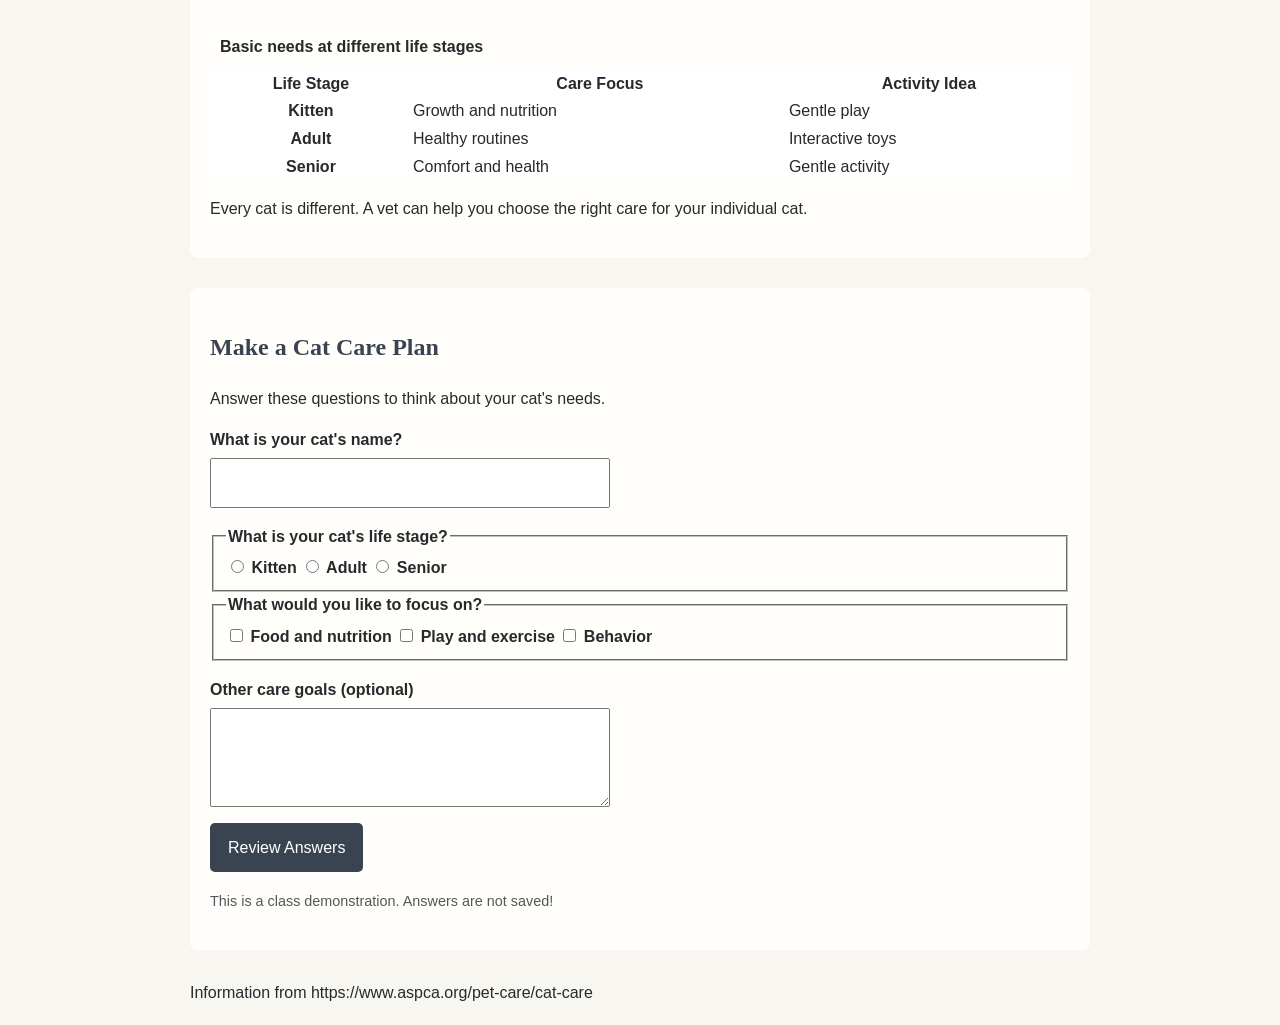
<file: Assign3/assign3.html>
<!DOCTYPE html>
<html lang="en">

<head>
    <meta charset="UTF-8">
    <meta name="viewport" content="width=device-width">
    <!-- Style Sheet -->
    <link rel="stylesheet" href="assign3.css">

    <!-- Google Fonts -->
    <link href="https://fonts.google.com/specimen/Playfair+Display" rel="stylesheet">
    <link href="https://fonts.google.com/specimen/Montserrat" rel="stylesheet">

    <!-- Google Ions -->
    <link href="https://fonts.googleapis.com/css2?family=Material+Symbols+Outlined" rel="stylesheet">

    <title>Tables, Forms, Tabbed Browsing, and Screen Reading</title>
</head>

<body>
    <!-- Header -->
     <header>
        <h1><span class="material-symbols-outlined" aria-hidden="true">pets</span>The Cat Companion</h1>
        <p>Simple advice for happier, healthier cats!</p>
     </header>
    

    <!-- Accessible Navigation -->
     <h2 class="sr-only">Accessible Navigation</h2>
     <nav class="skip-nav" aria-label="Skip navigation">
        <h2 class="sr-only">Skip Navigation</h2>
        <a href="#main">Skip to content</a>
     </nav>

    <!-- Navigation -->
    <nav>
        <h2 class="sr-only">Navigation</h2>
            <a href="#care">Care</a>
            <a href="#food">Food and Water</a>
            <a href="#behavior">Behavior</a>
            <a href="#play">Play and Enrichment</a>
            <a href="#stages">Life Stages</a>
            <a href="#carePlan">Care Planner</a>
    </nav>
    
    <!-- Main Body -->
     <main id="main">

        <!-- Intro thing-->
        <section id="introThing">
            <h2>Love and care will go a long way and give lots of cuddles in return.</h2>
            <figure>
                <img src="Images/Lynx-Ragdoll-Female.jpg.webp" alt="A fluffy white and grey cat sitting medium grey couch." height="500">
                <figcaption>All cats deserve to live in safe and comfortable home where they feel loved!</figcaption>
            </figure>
        </section>

        <!-- Information on care -->
        <section id="care">
            <!-- Title -->
            <h2>Everyday Cat Care</h2>

            <!-- Food -->
           <article id="food">
            <h3><span class="material-symbols-outlined" aria-hidden="true">restaurant</span>Food and Water</h3> 
            <p> Provide fresh water and balanced food suited to your cat's age and health. Ask your vet about portion sizes and special dietary needs.</p>
           </article>
            
            <!-- Behavior  -->
            <article id="behavior">
                <h3> <span class="material-symbols-outlined" aria-hidden="true">pets</span>Understanding Behavior</h3>
                <p>A cat's ears, tail, and posture can offer clues about how it feels. Give your cat space to retreat when it seems frightened or uncomfortable.</p>
            </article>

            <!-- Play and Enrichment-->
            <article id="play">
                <h3><span class="material-symbols-outlined" aria-hidden="true">toys</span>Play and Enrichment</h3>
            <p>Scratching posts, climbing spaces, puzzle feeders, and regular play can help keep cats active and mentally engaged.</p>
            </article>
        </section>


        <!-- Table for care with at different stages of life -->
        <section id="stages">
            <h2 id="stages-title">Cat Care Through the Years</h2>

            <table>
            <caption>Basic needs at different life stages</caption>
            <thead>
            <tr>
                <th scope="col">Life Stage</th>
                <th scope="col">Care Focus</th>
                <th scope="col">Activity Idea</th>
            </tr>
            </thead>
            <tbody>
            <tr>
                <th scope="row">Kitten</th>
                <td>Growth and nutrition</td>
                <td>Gentle play</td>
            </tr>
            <tr>
                <th scope="row">Adult</th>
                <td>Healthy routines</td>
                <td>Interactive toys</td>
            </tr>
            <tr>
                <th scope="row">Senior</th>
                <td>Comfort and health</td>
                <td>Gentle activity</td>
            </tr>
            </tbody>
            </table>
            <p>Every cat is different. A vet can help you choose the right care for your individual cat.</p>
        </section>

        <!-- Form thing-->
        <section id="carePlan" aria-labelledby="planner-title">
            <h2 id="planner-title">Make a Cat Care Plan</h2>
            <p>Answer these questions to think about your cat's needs.</p>

            <form action="#planner" method="get">
                <p>
                <label for="cat-name">What is your cat's name?</label>
                <input type="text" id="cat-name" name="cat-name">
                </p>

                <fieldset>
                <legend>What is your cat's life stage?</legend>

                <label>
                    <input type="radio" name="age" value="kitten" required>
                    Kitten
                </label>

                <label>
                    <input type="radio" name="age" value="adult">
                    Adult
                </label>

                <label>
                    <input type="radio" name="age" value="senior">
                    Senior
                </label>
                </fieldset>

                <fieldset>
                <legend>What would you like to focus on?</legend>

                <label>
                    <input type="checkbox" name="focus" value="food">
                    Food and nutrition
                </label>

                <label>
                    <input type="checkbox" name="focus" value="play">
                    Play and exercise
                </label>

                <label>
                    <input type="checkbox" name="focus" value="behavior">
                    Behavior
                </label>
                </fieldset>

                <p>
                <label for="notes">Other care goals (optional)</label>
                <textarea id="notes" name="notes" rows="3"></textarea>
                </p>

                <button type="submit">Review Answers</button>
            </form>

            <p><small>This is a class demonstration. Answers are not saved!</small></p>
        </section>

         <footer>Information from https://www.aspca.org/pet-care/cat-care</footer>
     </main>
</body>

</html>
</file>
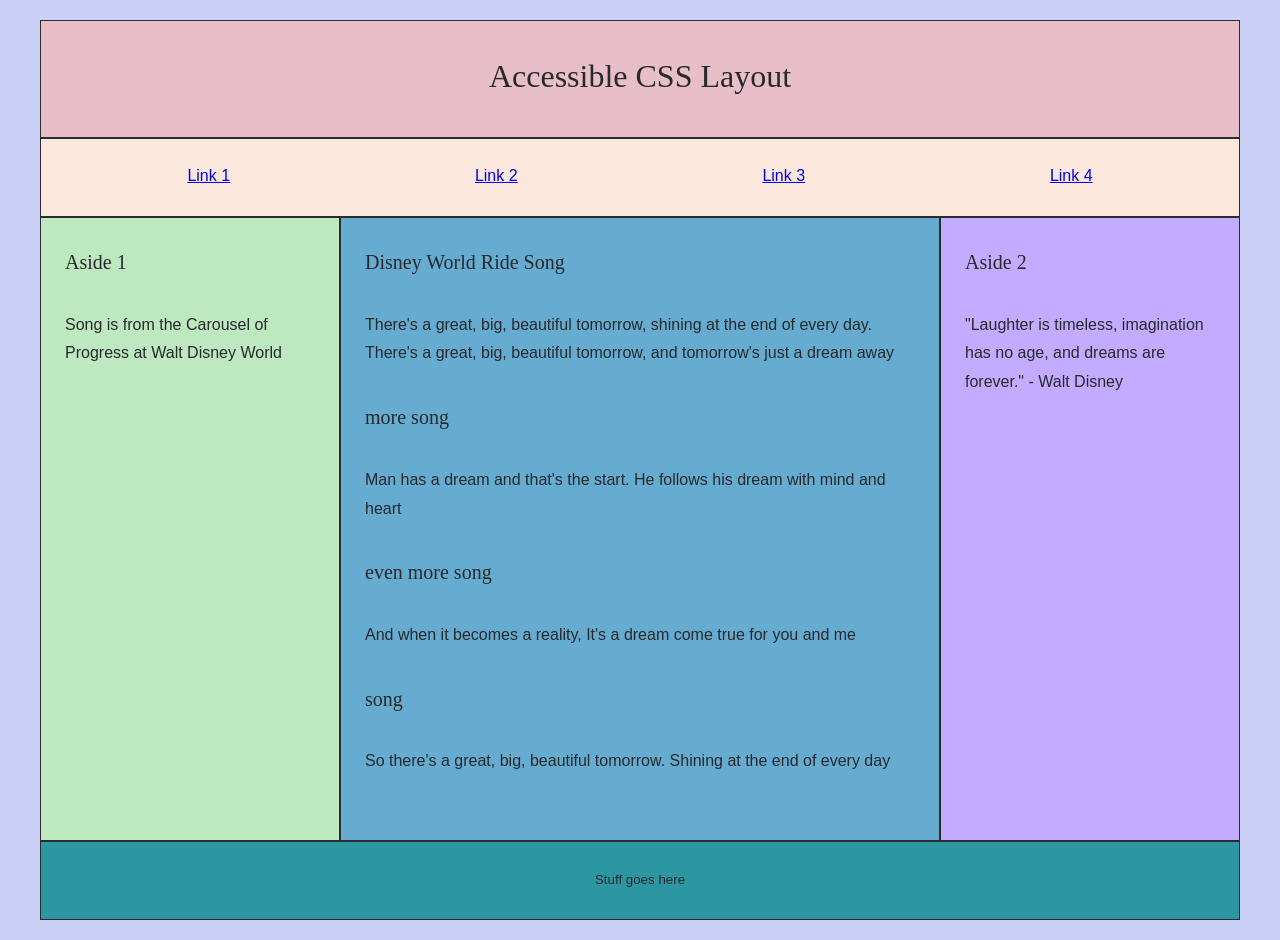
<file: Assign4/assign4.html>
<!DOCTYPE html>
<html lang="en">

<head>
    <meta charset="UTF-8">
    <meta name="viewport" content="width=device-width">
    <!-- Style Sheet -->
    <link rel="stylesheet" href="assign4.css">

    <!-- Google Fonts -->
    <link href="https://fonts.google.com/specimen/Playfair+Display" rel="stylesheet">
    <link href="https://fonts.google.com/specimen/Montserrat" rel="stylesheet">

    <title>Accessible CSS</title>
</head>

<body>
    <div class="container">
        <header>
            <h1>Accessible CSS Layout</h1>
        </header>
        <nav>
            <h2 class="sr-only">Maain Navigation</h2>
            <ul>
                <li><a href="#">Link 1</a></li>
                <li><a href="#">Link 2</a></li>
                <li><a href="#">Link 3</a></li>
                <li><a href="#">Link 4</a></li>
            </ul>
        </nav>

        <main>
            <h2>Disney World Ride Song</h2>
            <p>There's a great, big, beautiful tomorrow, shining at the end of every day. There's a great, big, beautiful tomorrow, and tomorrow's just a dream away</p>
            <h2>more song</h2>
            <p>Man has a dream and that's the start. He follows his dream with mind and heart </p>
            <h2>even more song</h2>
            <p>And when it becomes a reality, It's a dream come true for you and me</p>
            <h2>song</h2>
            <p>So there's a great, big, beautiful tomorrow. Shining at the end of every day</p>
        </main>

        <aside id="aside_1">
            <h2>Aside 1</h2>
            <p>Song is from the Carousel of Progress at Walt Disney World</p>
        </aside>
            
        <aside id="aside_2">
            <h2>Aside 2</h2>
            <p>"Laughter is timeless, imagination has no age, and dreams are forever." - Walt Disney</p>
        </aside>
        <footer>
            <small>Stuff goes here</small>
        </footer>
    </div>
</body>
</file>
<file: style.css>
body {
    font-family: "Franklin Gothic Medium", Arial, sans-serif;
    background-color: #f0f5ff;
    color: #2d3852;
    line-height: 1.6;
    margin: 0;
    padding: 20px;
}

        /* Skip navigation link */
.skip-link {
    position: absolute;
    top: -100px;
    left: 10px;
    background-color: #2d3852;
    color: white;
    padding: 10px;
    z-index: 100;
}

.skip-link:focus {
    top: 10px;
}

        /* Main page layout using Flexbox */
header,
main,
footer {
    max-width: 900px;
    margin: 0 auto;
}

header {
    text-align: center;
}

nav ul {
    display: flex;
    flex-wrap: wrap;
    gap: 15px;
    list-style: none;
    padding: 0;
}

nav a {
    display: inline-block;
    padding: 8px;
}

        /* Visible keyboard focus */
a:focus {
    outline: 3px solid #2d3852;
    outline-offset: 3px;
}

        /* About-me section layout */
.about-container {
    display: flex;
    align-items: flex-start;
    gap: 20px;
}

.about-container img {
    max-width: 200px;
    width: 100%;
    height: auto;
    border-radius: 10px;
}

/* Responsive layout for smaller screens */
@media (max-width: 600px) {
    body {
        padding: 15px;
    }

    .about-container {
        flex-direction: column;
        align-items: center;
    }

    nav ul {
        flex-direction: column;
        gap: 5px;
    }
}
</file>
<file: Final/final.css>
/*Screen Reader*/ 
.sr-only {
    border: 0;
    clip: rect(0, 0, 0, 0);
    height: 1px;
    margin: -1px;
    overflow: hidden;
    padding: 0;
    position: absolute;
    white-space: nowrap;
    width: 1px;

}

/* Global styles */

* {
    margin: 0;
    padding: 0;
    box-sizing: border-box;
}

:root {
    --background: #f8f7f2;
    --surface: #ffffff;
    --text: #252923;
    --muted: #626960;
    --accent: #657b68;
    --accent-dark: #405744;
    --soft-green: #e9eee7;
    --border: #dedfd8;
}

html {
    scroll-behavior: smooth;
}

body {
    font-family: "Playfair Display", serif;
    background: var(--background);
    color: var(--text);
    line-height: 1.7;
    font-size: 16px;
}

a {
    color: inherit;
}

.container {
    width: min(1100px, 90%);
    margin: 0 auto;
}

.narrow {
    max-width: 800px;
}

/* Accessibility */

.skip-link {
    position: absolute;
    top: -100px;
    left: 20px;
    z-index: 1000;
    padding: 12px 18px;
    background: var(--text);
    color: white;
}

.skip-link:focus {
    top: 10px;
}

a:focus-visible {
    outline: 3px solid var(--accent-dark);
    outline-offset: 4px;
}

/* Header and navigation */

.site-header {
    background: var(--background);
    border-bottom: 1px solid var(--border);
    padding: 22px 0;
}

.nav-container {
    display: flex;
    justify-content: space-between;
    align-items: center;
    gap: 25px;
}

.logo {
    font-size: 1.15rem;
    font-weight: 800;
    letter-spacing: 2px;
    text-decoration: none;
}

.logo span {
    color: var(--accent);
}

.nav-links {
    display: flex;
    align-items: center;
    gap: 30px;
    list-style: none;
}

.nav-links a {
    text-decoration: none;
    color: var(--muted);
    font-size: 0.95rem;
    transition: color 0.2s ease;
}

.nav-links a:hover,
.nav-links a[aria-current="page"] {
    color: var(--accent-dark);
    font-weight: 700;
}

/* Hero section */

.hero {
    padding: 125px 0;
    background: var(--soft-green);
}

.hero-content {
    max-width: 850px;
}

.eyebrow {
    color: var(--accent-dark);
    font-size: 0.78rem;
    font-weight: 700;
    letter-spacing: 2px;
    margin-bottom: 20px;
}

h1,
h2,
h3 {
    line-height: 1.2;
    font-weight: 700;
}

h1 {
    font-size: clamp(3rem, 8vw, 5.8rem);
    letter-spacing: -3px;
    max-width: 850px;
    margin-bottom: 28px;
}

.hero-text {
    max-width: 680px;
    font-size: 1.15rem;
    color: var(--muted);
    margin-bottom: 35px;
}

/* Buttons */

.button {
    display: inline-block;
    background: var(--accent-dark);
    color: white;
    text-decoration: none;
    padding: 14px 24px;
    border-radius: 4px;
    font-weight: 600;
    transition: background 0.2s ease;
}

.button:hover {
    background: #2f4433;
}

.button-light {
    background: white;
    color: var(--accent-dark);
}

.button-light:hover {
    background: #e9eee7;
}

/* Introduction */

.section {
    padding: 95px 0;
}

.intro-grid {
    display: grid;
    grid-template-columns: 1fr 1.2fr;
    gap: 75px;
    align-items: start;
}

.intro-grid h2 {
    font-size: clamp(2rem, 4vw, 3.2rem);
    letter-spacing: -1px;
}

.intro-text p {
    color: var(--muted);
    margin-bottom: 20px;
}

/* Page cards section */

.pages-section {
    background: #f0f0e9;
}

.section-heading {
    max-width: 700px;
    margin-bottom: 45px;
}

.section-heading h2 {
    font-size: clamp(2rem, 4vw, 3rem);
    letter-spacing: -1px;
    margin-bottom: 18px;
}

.section-heading p {
    color: var(--muted);
}

.card-grid {
    display: grid;
    grid-template-columns: repeat(3, 1fr);
    gap: 22px;
}

.page-card {
    display: flex;
    flex-direction: column;
    align-items: flex-start;
    background: var(--surface);
    border: 1px solid var(--border);
    border-radius: 6px;
    padding: 32px;
    min-height: 300px;
    transition: transform 0.2s ease, box-shadow 0.2s ease;
}

.page-card:hover {
    transform: translateY(-5px);
    box-shadow: 0 10px 25px rgba(0, 0, 0, 0.06);
}

.card-number {
    color: var(--accent);
    font-size: 0.8rem;
    font-weight: 800;
    letter-spacing: 1px;
    margin-bottom: 28px;
}

.page-card h3 {
    font-size: 1.5rem;
    margin-bottom: 15px;
}

.page-card p {
    color: var(--muted);
    font-size: 0.95rem;
    margin-bottom: 25px;
}

.text-link {
    margin-top: auto;
    color: var(--accent-dark);
    font-weight: 700;
    text-decoration: none;
}

.text-link:hover {
    text-decoration: underline;
}

/* Mission section */

.mission-section {
    background: var(--accent-dark);
    color: white;
    text-align: center;
    padding: 105px 0;
}

.mission-section .eyebrow {
    color: #dce8dc;
}

.mission-section h2 {
    font-size: clamp(2.2rem, 5vw, 3.5rem);
    letter-spacing: -1.5px;
    margin-bottom: 25px;
}

.mission-section p {
    color: #e6ece5;
    margin-bottom: 32px;
}

/* Footer */

.site-footer {
    background: #242b25;
    color: white;
    padding: 35px 0;
}

.footer-content {
    display: flex;
    justify-content: space-between;
    align-items: center;
    gap: 20px;
}

.footer-content p {
    color: #d5ddd4;
    font-size: 0.85rem;
}

.footer-logo {
    color: white !important;
    font-weight: 800;
    letter-spacing: 2px;
    margin-bottom: 5px;
}

/* Responsive layout */

@media (max-width: 800px) {

    .hero {
        padding: 100px 0;
    }

    .intro-grid {
        grid-template-columns: 1fr;
        gap: 25px;
    }

    .card-grid {
        grid-template-columns: 1fr;
    }

    .section {
        padding: 70px 0;
    }
}

@media (max-width: 550px) {

    .nav-container {
        flex-direction: column;
        align-items: flex-start;
    }

    .nav-links {
        gap: 20px;
        flex-wrap: wrap;
    }

    h1 {
        letter-spacing: -1.5px;
    }

    .footer-content {
        flex-direction: column;
        align-items: flex-start;
    }
}
</file>
<file: Assign2/ragdoll.css>
/*Screen Reader*/ 
.sr-only {
    border: 0;
    clip: rect(0, 0, 0, 0);
    height: 1px;
    margin: -1px;
    overflow: hidden;
    padding: 0;
    position: absolute;
    white-space: nowrap;
    width: 1px;

}

/*Main Body*/ 

body {
    font-family: Georgia;
    background-color: #f0f5ff;
    color:#2d3852;
    font-size: 19px;
    line-height: 1.7;
}

.wrapper {
    max-width: 1000px;
    margin: 0 auto;
    padding: 30px
}

/*Headers*/ 

h1,
h2,
h3{
    font-family:'Franklin Gothic Medium';
    color:#2d3852;
    line-height: 1.3;
    font-size: 30px;
}

h3{
    font-size: 25px;
}

h4 {
    font-family:'Franklin Gothic Medium';
    color:#2d3852;
    font-size: 20px;
}

header {
    text-align: center;
    
}

/* Links */

a {
    text-decoration: none;
    color:rgb(4, 112, 212);
}

a:hover{
    color:#5F2191;
}

/* Nav */

nav {
    padding: 8px;
    
}

nav ul {
    padding-left: 20px;
    margin: 0 auto;
    list-style: none;
    display: flex;
    flex-wrap: wrap;
    justify-content: center;
    gap: 0.5rem 1.5rem;
}

nav li {
    margin-bottom: 5px;
}

nav ul li {
    font-size: 1.5rem;
}

/*Footer*/ 

footer{
    font-family:'Franklin Gothic Medium';
    margin-top: 15px;
    color:#2d3852;
}
</file>
<file: Assign3/assign3.css>
/*Screen Reader*/ 
.sr-only {
    border: 0;
    clip: rect(0, 0, 0, 0);
    height: 1px;
    margin: -1px;
    overflow: hidden;
    padding: 0;
    position: absolute;
    white-space: nowrap;
    width: 1px;

}

/* Page */
body {
  margin: 0;
  padding: 20px;
  background: #f8f6f0;
  color: #27292d;
  font-family: "Montserrat", sans-serif;
  line-height: 1.6;
}

h1, h2, h3 {
  font-family: "Playfair Display", serif;
}

h1, h2 {
  color: #3a4451;
}

header, main, footer {
  max-width: 900px;
  margin: auto;
}

header {
  text-align: center;
  padding: 20px 0;
}

nav {
  display: flex;
  justify-content: center;
  flex-wrap: wrap;
  gap: 15px;
  margin-top: 20px;
}

a {
  color: #3a4451;
}

nav a {
  padding: 8px;
  font-weight: bold;
}

section, aside {
  margin: 30px 0;
  padding: 20px;
  background: #fffefa;
  border-radius: 8px;
}

figcaption, small {
  color: #52585b;
  font-size: 0.9rem;
}

article {
  margin: 20px 0;
}

.material-symbols-outlined {
  vertical-align: middle;
}

/* Skip link */
.skip-link {
  position: absolute;
  top: -100px;
  left: 10px;
  padding: 10px;
  background: white;
  color: #20232b;
  z-index: 10;
}

.skip-link:focus {
  top: 10px;
}

/* Table */
.table-wrapper {
  overflow-x: auto;
}

table {
  width: 100%;
  border-collapse: collapse;
  background: white;
}

caption {
  padding: 10px;
  font-weight: bold;
  text-align: left;
}

/* Form */
label, legend {
  font-weight: bold;
}

input[type="text"], textarea {
  display: block;
  width: 100%;
  max-width: 400px;
  box-sizing: border-box;
  padding: 10px;
  margin-top: 5px;
  font: inherit;
}

button {
  padding: 12px 18px;
  border: 0;
  border-radius: 5px;
  background: #3a4451;
  color: white;
  font: inherit;
  cursor: pointer;
}

button:hover {
  background: #242a32;
}

a:focus-visible,
button:focus-visible,
input:focus-visible,
textarea:focus-visible {
  outline: 3px solid #28a19d;
  outline-offset: 3px;
}
</file>
<file: Assign4/assign4.css>
/*Screen Reader*/ 
.sr-only {
    border: 0;
    clip: rect(0, 0, 0, 0);
    height: 1px;
    margin: -1px;
    overflow: hidden;
    padding: 0;
    position: absolute;
    white-space: nowrap;
    width: 1px;

}

header,
nav,
main,
aside,
footer{
    padding: 1.5em;
    border: 1px rgb(43, 43, 43) solid;
}

header,
footer{
    text-align: center;
}

nav ul 
{
    display: flex;
    flex-flow: row nowrap;
    justify-content: space-around;
}

nav ul li 
{
  list-style: none
}

*, *:before, *:after 
{
  box-sizing: border-box;
  padding: 0;
  margin: 0;
}

h1,
h2,
h3 {
  font-family: "Playfair Display", serif;
  font-weight: normal;
  padding: .2em 0;
}

p 
{
  margin: 1.8em 0;
  line-height: 1.8em;
}

body {
  margin: 0;
  padding: 20px;
  background: #CBD0F7;
  color: #27292d;
  font-family: "Montserrat", sans-serif;
  line-height: 1.6;
}

h2 {
    font-size:1.25em;
}

.container {
  max-width: 1200px;
  margin: 0 auto;
  background: #E8BEC9;
  display: grid;
  width: 100vw;
  height: 100vh;
  grid-template-columns:
   1fr       2fr       1fr;
  grid-template-areas:
  "heady     heady     heady"
  "navvy     navvy     navvy"
  "aside1    mainy     aside2"
  "aside1    mainy     aside2"
  "aside1    mainy     aside2"
  "footy     footy     footy";
}

header 
{
    grid-area: heady; background:#E8BEC9;
}

main 
{
    grid-area: mainy; background: #66ACD1; 
    max-height: 100%;
}

#aside_1
{
    grid-area: aside1; background: #BEE8BF;
}

#aside_2
{
    grid-area: aside2; background: #C3ABFF;
}

footer 
{
    grid-area: footy; background: #2C97A3;
}

nav 
{
    grid-area: navvy; background: #FCE7DC;
}



@media screen and (min-width: 641px) and (max-width: 900px)  
{
    .main_container
    {
        grid-template-columns:
        1fr 1fr;
        grid-template-areas:
        "heady heady"
        "navvy navvy"
        "mainy mainy"
        "aside1 aside2"
        "footy footy";
    }
}

@media screen and (max-width: 640px)  
{
    .container 
    {
        grid-template-columns:
        1fr;
        grid-template-areas:
        "heady"
        "mainy"
        "aside1"
        "aside2"
        "navvy"
        "footy";
    }

    nav ul 
    {
        flex-flow: column nowrap;
        text-align: center;
    }
    nav ul li a 
    {
        display: block;
        padding: 10px 5px;
        margin: 5px;
        border: 1px black solid;
        background: white;
    }
}
</file>
